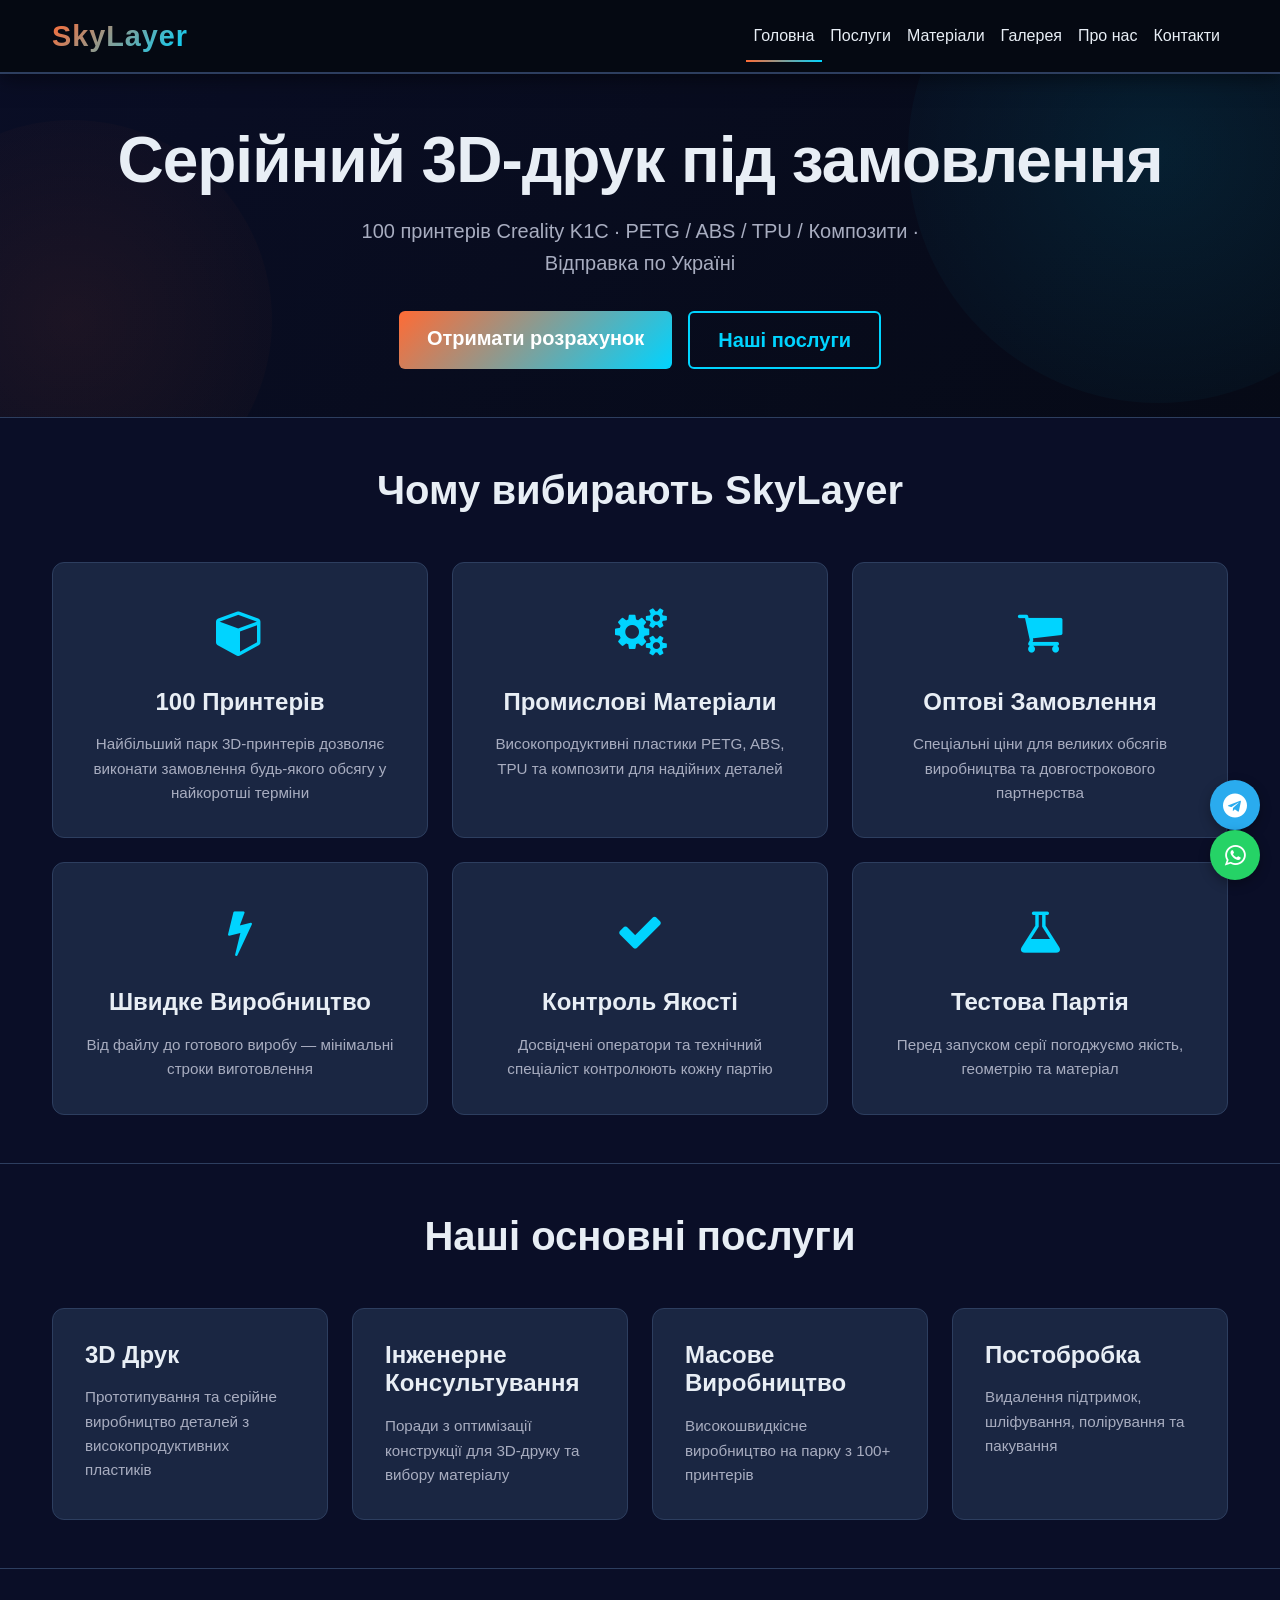
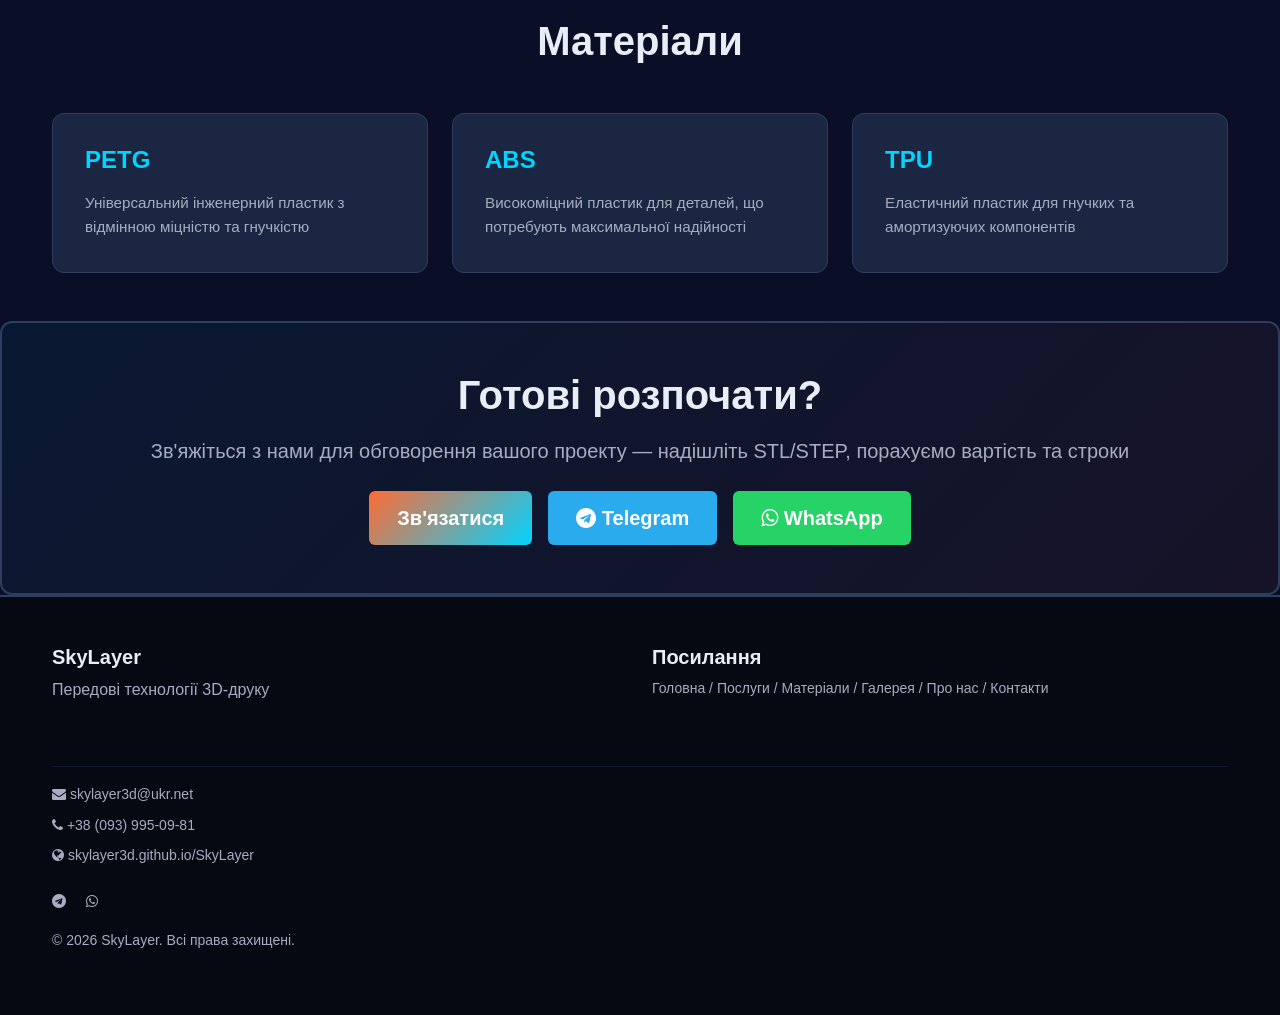
<file: index.html>
<!DOCTYPE html>
<html lang="uk">
<head>
    <meta charset="UTF-8">
    <meta name="viewport" content="width=device-width, initial-scale=1.0">
    <title>SkyLayer — Серійний 3D-друк на замовлення | PETG ABS TPU | 100 принтерів</title>
    <meta name="description" content="Серійний та оптовий 3D-друк в Україні. Парк з 100 принтерів Creality K1C. Матеріали: PETG, ABS, TPU, композити. Партії будь-якого обсягу. Відправка по Україні.">
    <link href="https://cdn.jsdelivr.net/npm/bootstrap@5.3.0/dist/css/bootstrap.min.css" rel="stylesheet">
    <link href="https://cdnjs.cloudflare.com/ajax/libs/font-awesome/4.7.0/css/font-awesome.min.css" rel="stylesheet">
    <link rel="stylesheet" href="styles.css">
</head>
<body>
    <!-- Navigation -->
    <nav class="navbar navbar-expand-lg navbar-dark sticky-top">
        <div class="container-lg">
            <a class="navbar-brand fw-bold" href="index.html">
                <span class="brand-text">SkyLayer</span>
            </a>
            <button class="navbar-toggler" type="button" data-bs-toggle="collapse" data-bs-target="#navbarNav">
                <span class="navbar-toggler-icon"></span>
            </button>
            <div class="collapse navbar-collapse" id="navbarNav">
                <ul class="navbar-nav ms-auto">
                    <li class="nav-item">
                        <a class="nav-link active" href="index.html">Головна</a>
                    </li>
                    <li class="nav-item">
                        <a class="nav-link" href="services.html">Послуги</a>
                    </li>
                    <li class="nav-item">
                        <a class="nav-link" href="materials.html">Матеріали</a>
                    </li>
                    <li class="nav-item">
                        <a class="nav-link" href="gallery.html">Галерея</a>
                    </li>
                    <li class="nav-item">
                        <a class="nav-link" href="about.html">Про нас</a>
                    </li>
                    <li class="nav-item">
                        <a class="nav-link" href="contacts.html">Контакти</a>
                    </li>
                </ul>
            </div>
        </div>
    </nav>

    <!-- Hero Section -->
    <section class="hero py-5">
        <div class="container-lg">
            <div class="hero-content text-center">
                <h1 class="hero-title display-3 fw-bold mb-3">Серійний 3D-друк під замовлення</h1>
                <p class="hero-subtitle lead mb-4">100 принтерів Creality K1C · PETG / ABS / TPU / Композити · Відправка по Україні</p>
                <div class="hero-buttons d-flex justify-content-center gap-3 flex-wrap">
                    <a href="contacts.html" class="btn btn-primary btn-lg">Отримати розрахунок</a>
                    <a href="services.html" class="btn btn-outline-primary btn-lg">Наші послуги</a>
                </div>
            </div>
        </div>
    </section>

    <!-- Benefits Section -->
    <section class="benefits py-5">
        <div class="container-lg">
            <h2 class="text-center fw-bold mb-5">Чому вибирають SkyLayer</h2>
            <div class="row g-4">
                <div class="col-md-6 col-lg-4">
                    <div class="benefit-card h-100">
                        <div class="benefit-icon">
                            <i class="fa fa-cube"></i>
                        </div>
                        <h4 class="fw-bold">100 Принтерів</h4>
                        <p>Найбільший парк 3D-принтерів дозволяє виконати замовлення будь-якого обсягу у найкоротші терміни</p>
                    </div>
                </div>
                <div class="col-md-6 col-lg-4">
                    <div class="benefit-card h-100">
                        <div class="benefit-icon">
                            <i class="fa fa-cogs"></i>
                        </div>
                        <h4 class="fw-bold">Промислові Матеріали</h4>
                        <p>Високопродуктивні пластики PETG, ABS, TPU та композити для надійних деталей</p>
                    </div>
                </div>
                <div class="col-md-6 col-lg-4">
                    <div class="benefit-card h-100">
                        <div class="benefit-icon">
                            <i class="fa fa-shopping-cart"></i>
                        </div>
                        <h4 class="fw-bold">Оптові Замовлення</h4>
                        <p>Спеціальні ціни для великих обсягів виробництва та довгострокового партнерства</p>
                    </div>
                </div>
                <div class="col-md-6 col-lg-4">
                    <div class="benefit-card h-100">
                        <div class="benefit-icon">
                            <i class="fa fa-bolt"></i>
                        </div>
                        <h4 class="fw-bold">Швидке Виробництво</h4>
                        <p>Від файлу до готового виробу — мінімальні строки виготовлення</p>
                    </div>
                </div>
                <div class="col-md-6 col-lg-4">
                    <div class="benefit-card h-100">
                        <div class="benefit-icon">
                            <i class="fa fa-check"></i>
                        </div>
                        <h4 class="fw-bold">Контроль Якості</h4>
                        <p>Досвідчені оператори та технічний спеціаліст контролюють кожну партію</p>
                    </div>
                </div>
                <div class="col-md-6 col-lg-4">
                    <div class="benefit-card h-100">
                        <div class="benefit-icon">
                            <i class="fa fa-flask"></i>
                        </div>
                        <h4 class="fw-bold">Тестова Партія</h4>
                        <p>Перед запуском серії погоджуємо якість, геометрію та матеріал</p>
                    </div>
                </div>
            </div>
        </div>
    </section>

    <!-- Main Services Section -->
    <section class="services-main py-5">
        <div class="container-lg">
            <h2 class="text-center fw-bold mb-5">Наші основні послуги</h2>
            <div class="row g-4">
                <div class="col-md-6 col-lg-3">
                    <div class="service-card h-100">
                        <h4 class="fw-bold">3D Друк</h4>
                        <p>Прототипування та серійне виробництво деталей з високопродуктивних пластиків</p>
                    </div>
                </div>
                <div class="col-md-6 col-lg-3">
                    <div class="service-card h-100">
                        <h4 class="fw-bold">Інженерне Консультування</h4>
                        <p>Поради з оптимізації конструкції для 3D-друку та вибору матеріалу</p>
                    </div>
                </div>
                <div class="col-md-6 col-lg-3">
                    <div class="service-card h-100">
                        <h4 class="fw-bold">Масове Виробництво</h4>
                        <p>Високошвидкісне виробництво на парку з 100+ принтерів</p>
                    </div>
                </div>
                <div class="col-md-6 col-lg-3">
                    <div class="service-card h-100">
                        <h4 class="fw-bold">Постобробка</h4>
                        <p>Видалення підтримок, шліфування, полірування та пакування</p>
                    </div>
                </div>
            </div>
        </div>
    </section>

    <!-- Materials Section -->
    <section class="materials-section py-5">
        <div class="container-lg">
            <h2 class="text-center fw-bold mb-5">Матеріали</h2>
            <div class="row g-4">
                <div class="col-md-6 col-lg-4">
                    <div class="material-card h-100">
                        <h4 class="fw-bold">PETG</h4>
                        <p>Універсальний інженерний пластик з відмінною міцністю та гнучкістю</p>
                    </div>
                </div>
                <div class="col-md-6 col-lg-4">
                    <div class="material-card h-100">
                        <h4 class="fw-bold">ABS</h4>
                        <p>Високоміцний пластик для деталей, що потребують максимальної надійності</p>
                    </div>
                </div>
                <div class="col-md-6 col-lg-4">
                    <div class="material-card h-100">
                        <h4 class="fw-bold">TPU</h4>
                        <p>Еластичний пластик для гнучких та амортизуючих компонентів</p>
                    </div>
                </div>
            </div>
        </div>
    </section>

    <!-- CTA Section -->
    <section class="cta-section py-5">
        <div class="container-lg text-center">
            <h2 class="fw-bold mb-3">Готові розпочати?</h2>
            <p class="lead mb-4">Зв'яжіться з нами для обговорення вашого проекту — надішліть STL/STEP, порахуємо вартість та строки</p>
            <div class="d-flex justify-content-center gap-3 flex-wrap">
                <a href="contacts.html" class="btn btn-primary btn-lg">Зв'язатися</a>
                <a href="https://t.me/SkyLayer3d" target="_blank" class="btn btn-lg" style="background-color: #2AABEE; color: white; border-color: #2AABEE;">
                    <i class="fa fa-telegram"></i> Telegram
                </a>
                <a href="https://wa.me/380939950981" target="_blank" class="btn btn-lg" style="background-color: #25D366; color: white; border-color: #25D366;">
                    <i class="fa fa-whatsapp"></i> WhatsApp
                </a>
            </div>
        </div>
    </section>

    <!-- Footer -->
    <footer class="footer py-5">
        <div class="container-lg">
            <div class="row mb-4">
                <div class="col-md-6 mb-4">
                    <h5 class="fw-bold mb-2">SkyLayer</h5>
                    <p class="text-muted">Передові технології 3D-друку</p>
                </div>
                <div class="col-md-6">
                    <h5 class="fw-bold mb-2">Посилання</h5>
                    <ul class="list-unstyled text-muted small">
                        <li><a href="index.html" class="footer-link">Головна</a> / <a href="services.html" class="footer-link">Послуги</a> / <a href="materials.html" class="footer-link">Матеріали</a> / <a href="gallery.html" class="footer-link">Галерея</a> / <a href="about.html" class="footer-link">Про нас</a> / <a href="contacts.html" class="footer-link">Контакти</a></li>
                    </ul>
                </div>
            </div>
            <hr class="border-secondary">
            <div class="row">
                <div class="col-md-12">
                    <p class="text-muted small mb-2">
                        <i class="fa fa-envelope"></i> <a href="mailto:skylayer3d@ukr.net" class="text-decoration-none text-muted">skylayer3d@ukr.net</a>
                    </p>
                    <p class="text-muted small mb-2">
                        <i class="fa fa-phone"></i> <a href="tel:+380939950981" class="text-decoration-none text-muted">+38 (093) 995-09-81</a>
                    </p>
                    <p class="text-muted small mb-4">
                        <i class="fa fa-globe"></i> skylayer3d.github.io/SkyLayer
                    </p>
                    <p class="text-muted small mb-3">
                        <a href="https://t.me/SkyLayer3d" target="_blank" class="text-decoration-none text-muted me-3" title="Telegram">
                            <i class="fa fa-telegram"></i>
                        </a>
                        <a href="https://wa.me/380939950981" target="_blank" class="text-decoration-none text-muted" title="WhatsApp">
                            <i class="fa fa-whatsapp"></i>
                        </a>
                    </p>
                    <p class="text-muted small">© 2026 SkyLayer. Всі права захищені.</p>
                </div>
            </div>
        </div>
    </footer>

    <script src="https://cdn.jsdelivr.net/npm/bootstrap@5.3.0/dist/js/bootstrap.bundle.min.js"></script>
    <script src="script.js"></script>
</body>
</html>
</file>
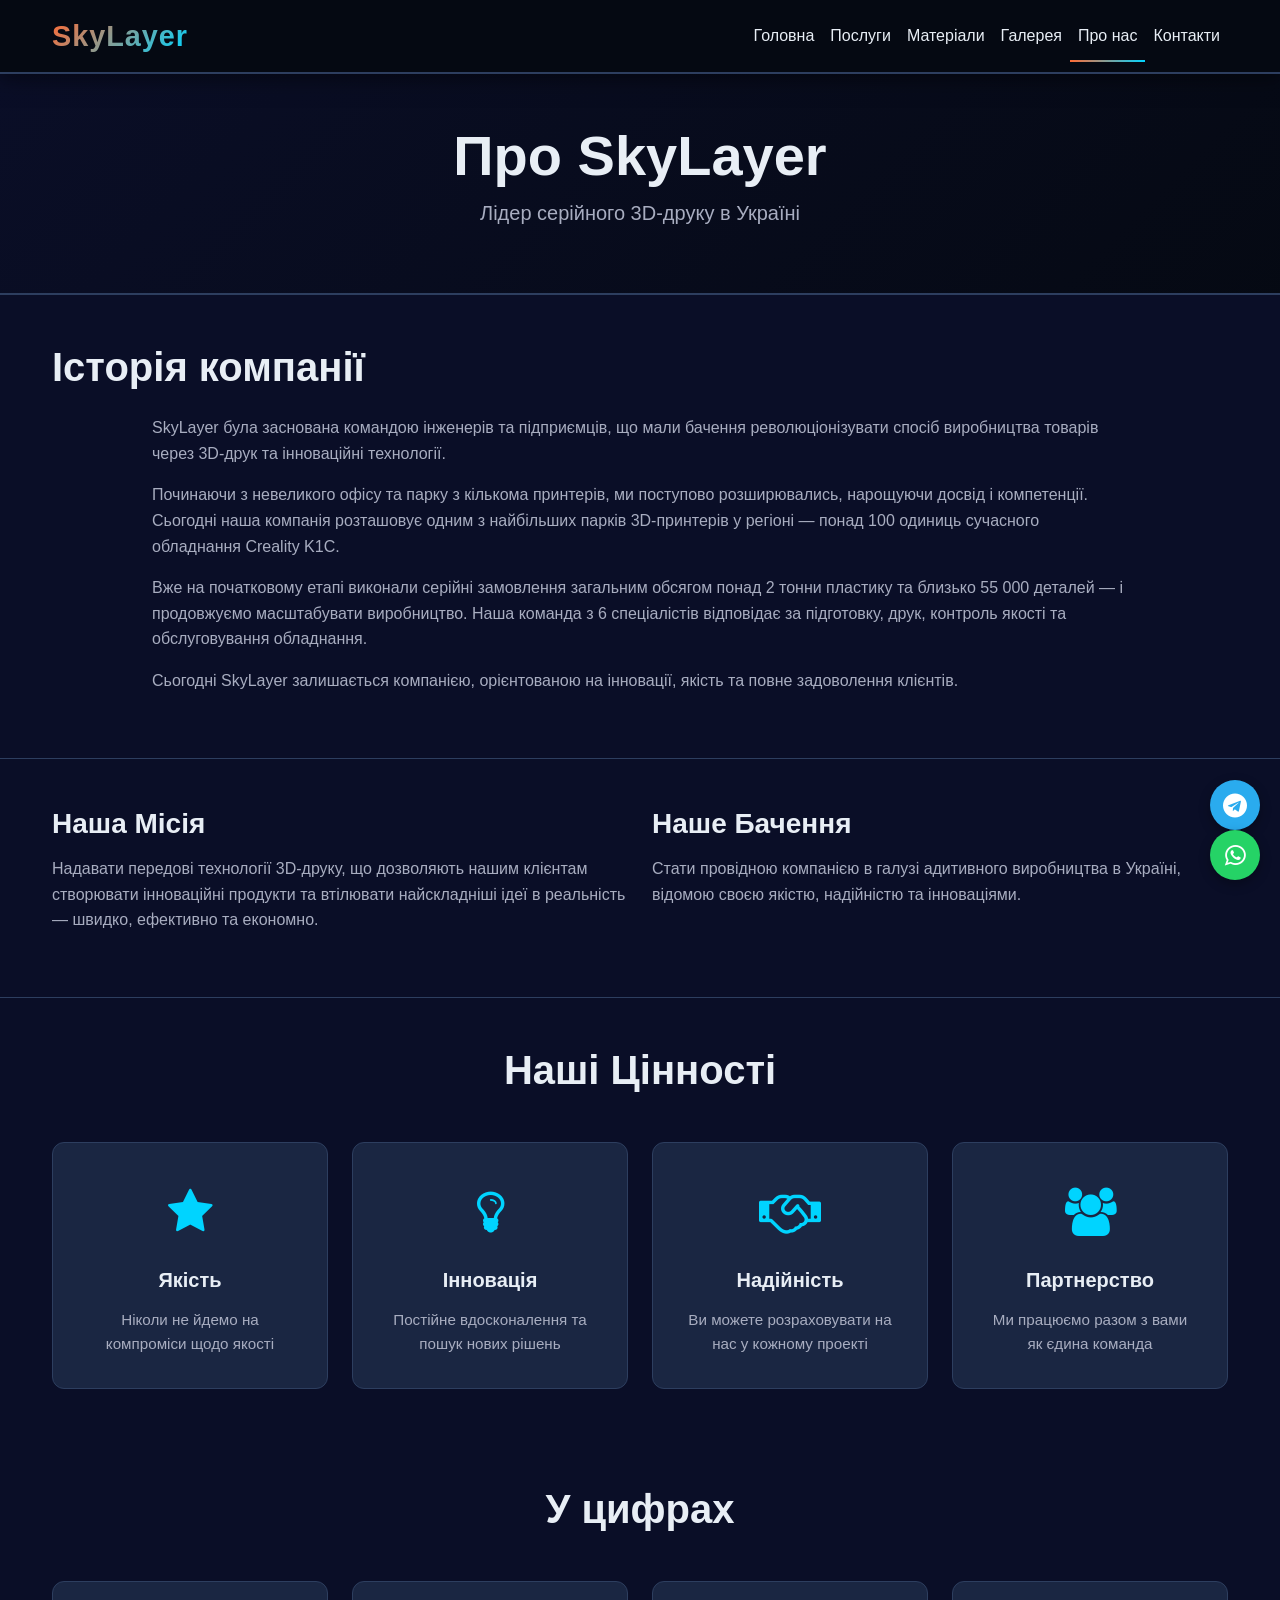
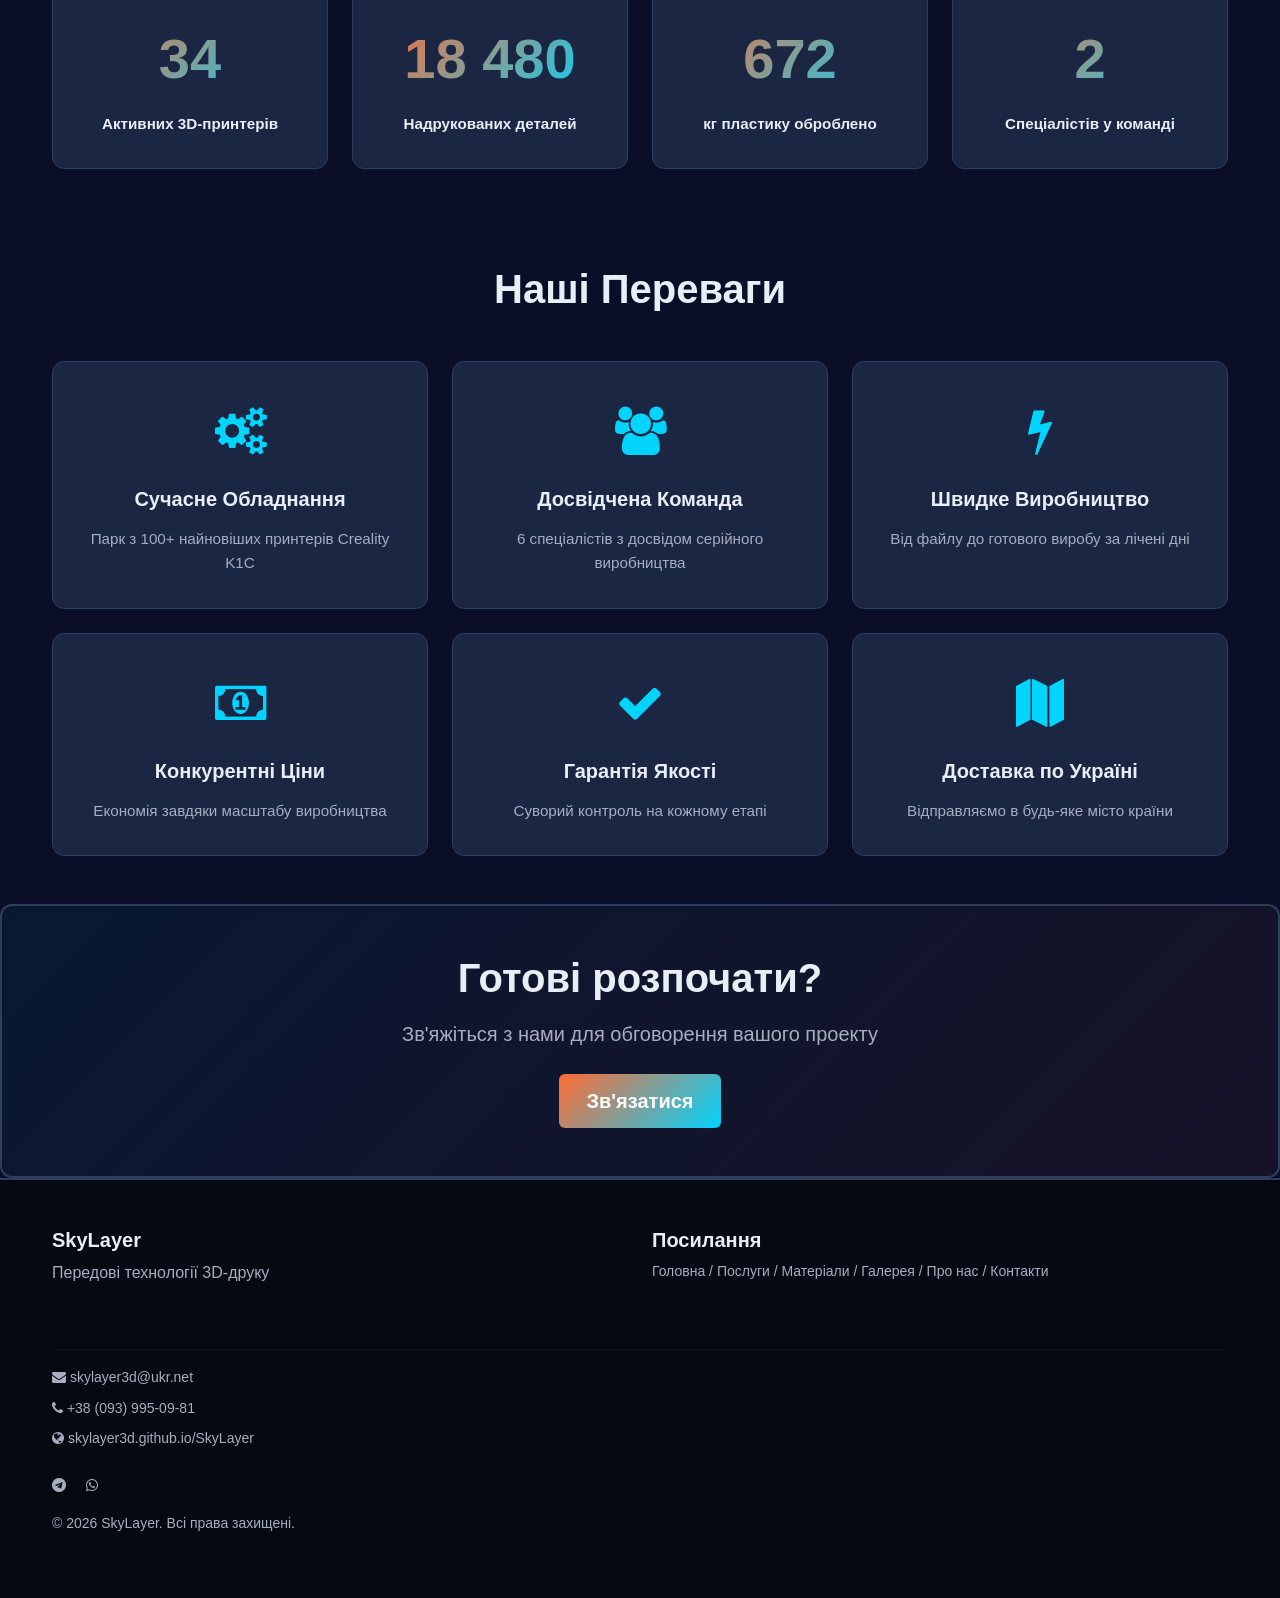
<file: about.html>
<!DOCTYPE html>
<html lang="uk">
<head>
    <meta charset="UTF-8">
    <meta name="viewport" content="width=device-width, initial-scale=1.0">
    <title>Про компанію SkyLayer — 3D-друк в Україні | 100 принтерів Creality K1C</title>
    <meta name="description" content="SkyLayer — компанія серійного 3D-друку в Україні. Парк з 100 принтерів, команда з 6 спеціалістів, досвід великих серійних замовлень. Якість та надійність.">
    <link href="https://cdn.jsdelivr.net/npm/bootstrap@5.3.0/dist/css/bootstrap.min.css" rel="stylesheet">
    <link href="https://cdnjs.cloudflare.com/ajax/libs/font-awesome/4.7.0/css/font-awesome.min.css" rel="stylesheet">
    <link rel="stylesheet" href="styles.css">
</head>
<body>
    <!-- Navigation -->
    <nav class="navbar navbar-expand-lg navbar-dark sticky-top">
        <div class="container-lg">
            <a class="navbar-brand fw-bold" href="index.html">
                <span class="brand-text">SkyLayer</span>
            </a>
            <button class="navbar-toggler" type="button" data-bs-toggle="collapse" data-bs-target="#navbarNav">
                <span class="navbar-toggler-icon"></span>
            </button>
            <div class="collapse navbar-collapse" id="navbarNav">
                <ul class="navbar-nav ms-auto">
                    <li class="nav-item">
                        <a class="nav-link" href="index.html">Головна</a>
                    </li>
                    <li class="nav-item">
                        <a class="nav-link" href="services.html">Послуги</a>
                    </li>
                    <li class="nav-item">
                        <a class="nav-link" href="materials.html">Матеріали</a>
                    </li>
                    <li class="nav-item">
                        <a class="nav-link" href="gallery.html">Галерея</a>
                    </li>
                    <li class="nav-item">
                        <a class="nav-link active" href="about.html">Про нас</a>
                    </li>
                    <li class="nav-item">
                        <a class="nav-link" href="contacts.html">Контакти</a>
                    </li>
                </ul>
            </div>
        </div>
    </nav>

    <!-- Page Header -->
    <section class="page-header py-5">
        <div class="container-lg text-center">
            <h1 class="display-4 fw-bold mb-2">Про SkyLayer</h1>
            <p class="lead text-muted">Лідер серійного 3D-друку в Україні</p>
        </div>
    </section>

    <!-- Company Story -->
    <section class="story-section py-5">
        <div class="container-lg">
            <h2 class="fw-bold mb-4">Історія компанії</h2>
            <div class="row">
                <div class="col-lg-10 offset-lg-1">
                    <p class="text-muted mb-3">SkyLayer була заснована командою інженерів та підприємців, що мали бачення революціонізувати спосіб виробництва товарів через 3D-друк та інноваційні технології.</p>
                    <p class="text-muted mb-3">Починаючи з невеликого офісу та парку з кількома принтерів, ми поступово розширювались, нарощуючи досвід і компетенції. Сьогодні наша компанія розташовує одним з найбільших парків 3D-принтерів у регіоні — понад 100 одиниць сучасного обладнання Creality K1C.</p>
                    <p class="text-muted mb-3">Вже на початковому етапі виконали серійні замовлення загальним обсягом понад 2 тонни пластику та близько 55 000 деталей — і продовжуємо масштабувати виробництво. Наша команда з 6 спеціалістів відповідає за підготовку, друк, контроль якості та обслуговування обладнання.</p>
                    <p class="text-muted">Сьогодні SkyLayer залишається компанією, орієнтованою на інновації, якість та повне задоволення клієнтів.</p>
                </div>
            </div>
        </div>
    </section>

    <!-- Mission & Vision -->
    <section class="mission-section py-5 border-top border-bottom">
        <div class="container-lg">
            <div class="row g-4">
                <div class="col-lg-6">
                    <h3 class="fw-bold mb-3">Наша Місія</h3>
                    <p class="text-muted">Надавати передові технології 3D-друку, що дозволяють нашим клієнтам створювати інноваційні продукти та втілювати найскладніші ідеї в реальність — швидко, ефективно та економно.</p>
                </div>
                <div class="col-lg-6">
                    <h3 class="fw-bold mb-3">Наше Бачення</h3>
                    <p class="text-muted">Стати провідною компанією в галузі адитивного виробництва в Україні, відомою своєю якістю, надійністю та інноваціями.</p>
                </div>
            </div>
        </div>
    </section>

    <!-- Values -->
    <section class="values-section py-5">
        <div class="container-lg">
            <h2 class="text-center fw-bold mb-5">Наші Цінності</h2>
            <div class="row g-4">
                <div class="col-md-6 col-lg-3">
                    <div class="value-card">
                        <div class="value-icon">
                            <i class="fa fa-star"></i>
                        </div>
                        <h5 class="fw-bold">Якість</h5>
                        <p class="text-muted">Ніколи не йдемо на компроміси щодо якості</p>
                    </div>
                </div>
                <div class="col-md-6 col-lg-3">
                    <div class="value-card">
                        <div class="value-icon">
                            <i class="fa fa-lightbulb-o"></i>
                        </div>
                        <h5 class="fw-bold">Інновація</h5>
                        <p class="text-muted">Постійне вдосконалення та пошук нових рішень</p>
                    </div>
                </div>
                <div class="col-md-6 col-lg-3">
                    <div class="value-card">
                        <div class="value-icon">
                            <i class="fa fa-handshake-o"></i>
                        </div>
                        <h5 class="fw-bold">Надійність</h5>
                        <p class="text-muted">Ви можете розраховувати на нас у кожному проекті</p>
                    </div>
                </div>
                <div class="col-md-6 col-lg-3">
                    <div class="value-card">
                        <div class="value-icon">
                            <i class="fa fa-users"></i>
                        </div>
                        <h5 class="fw-bold">Партнерство</h5>
                        <p class="text-muted">Ми працюємо разом з вами як єдина команда</p>
                    </div>
                </div>
            </div>
        </div>
    </section>

    <!-- Statistics -->
    <section class="statistics-section py-5">
        <div class="container-lg">
            <h2 class="text-center fw-bold mb-5">У цифрах</h2>
            <div class="row g-4 d-flex align-items-stretch">
                <div class="col-md-6 col-lg-3">
                    <div class="stat-card text-center h-100">
                        <div class="stat-value big-number">100</div>
                        <p class="stat-label fw-bold">Активних 3D-принтерів</p>
                    </div>
                </div>
                <div class="col-md-6 col-lg-3">
                    <div class="stat-card text-center h-100">
                        <div class="stat-value big-number">55000</div>
                        <p class="stat-label fw-bold">Надрукованих деталей</p>
                    </div>
                </div>
                <div class="col-md-6 col-lg-3">
                    <div class="stat-card text-center h-100">
                        <div class="stat-value big-number">2000+</div>
                        <p class="stat-label fw-bold">кг пластику оброблено</p>
                    </div>
                </div>
                <div class="col-md-6 col-lg-3">
                    <div class="stat-card text-center h-100">
                        <div class="stat-value big-number">6</div>
                        <p class="stat-label fw-bold">Спеціалістів у команді</p>
                    </div>
                </div>
            </div>
        </div>
    </section>

    <!-- Advantages -->
    <section class="advantages-section py-5">
        <div class="container-lg">
            <h2 class="text-center fw-bold mb-5">Наші Переваги</h2>
            <div class="row g-4 d-flex align-items-stretch">
                <div class="col-md-6 col-lg-4">
                    <div class="advantage-card h-100">
                        <div class="advantage-icon">
                            <i class="fa fa-cogs"></i>
                        </div>
                        <h5 class="fw-bold">Сучасне Обладнання</h5>
                        <p class="text-muted">Парк з 100+ найновіших принтерів Creality K1C</p>
                    </div>
                </div>
                <div class="col-md-6 col-lg-4">
                    <div class="advantage-card h-100">
                        <div class="advantage-icon">
                            <i class="fa fa-users"></i>
                        </div>
                        <h5 class="fw-bold">Досвідчена Команда</h5>
                        <p class="text-muted">6 спеціалістів з досвідом серійного виробництва</p>
                    </div>
                </div>
                <div class="col-md-6 col-lg-4">
                    <div class="advantage-card h-100">
                        <div class="advantage-icon">
                            <i class="fa fa-bolt"></i>
                        </div>
                        <h5 class="fw-bold">Швидке Виробництво</h5>
                        <p class="text-muted">Від файлу до готового виробу за лічені дні</p>
                    </div>
                </div>
                <div class="col-md-6 col-lg-4">
                    <div class="advantage-card h-100">
                        <div class="advantage-icon">
                            <i class="fa fa-money"></i>
                        </div>
                        <h5 class="fw-bold">Конкурентні Ціни</h5>
                        <p class="text-muted">Економія завдяки масштабу виробництва</p>
                    </div>
                </div>
                <div class="col-md-6 col-lg-4">
                    <div class="advantage-card h-100">
                        <div class="advantage-icon">
                            <i class="fa fa-check"></i>
                        </div>
                        <h5 class="fw-bold">Гарантія Якості</h5>
                        <p class="text-muted">Суворий контроль на кожному етапі</p>
                    </div>
                </div>
                <div class="col-md-6 col-lg-4">
                    <div class="advantage-card h-100">
                        <div class="advantage-icon">
                            <i class="fa fa-map"></i>
                        </div>
                        <h5 class="fw-bold">Доставка по Україні</h5>
                        <p class="text-muted">Відправляємо в будь-яке місто країни</p>
                    </div>
                </div>
            </div>
        </div>
    </section>

    <!-- CTA Section -->
    <section class="cta-section py-5">
        <div class="container-lg text-center">
            <h2 class="fw-bold mb-3">Готові розпочати?</h2>
            <p class="lead mb-4">Зв'яжіться з нами для обговорення вашого проекту</p>
            <a href="contacts.html" class="btn btn-primary btn-lg">Зв'язатися</a>
        </div>
    </section>

    <!-- Footer -->
    <footer class="footer py-5">
        <div class="container-lg">
            <div class="row mb-4">
                <div class="col-md-6 mb-4">
                    <h5 class="fw-bold mb-2">SkyLayer</h5>
                    <p class="text-muted">Передові технології 3D-друку</p>
                </div>
                <div class="col-md-6">
                    <h5 class="fw-bold mb-2">Посилання</h5>
                    <ul class="list-unstyled text-muted small">
                        <li><a href="index.html" class="footer-link">Головна</a> / <a href="services.html" class="footer-link">Послуги</a> / <a href="materials.html" class="footer-link">Матеріали</a> / <a href="gallery.html" class="footer-link">Галерея</a> / <a href="about.html" class="footer-link">Про нас</a> / <a href="contacts.html" class="footer-link">Контакти</a></li>
                    </ul>
                </div>
            </div>
            <hr class="border-secondary">
            <div class="row">
                <div class="col-md-12">
                    <p class="text-muted small mb-2">
                        <i class="fa fa-envelope"></i> <a href="mailto:skylayer3d@ukr.net" class="text-decoration-none text-muted">skylayer3d@ukr.net</a>
                    </p>
                    <p class="text-muted small mb-2">
                        <i class="fa fa-phone"></i> <a href="tel:+380939950981" class="text-decoration-none text-muted">+38 (093) 995-09-81</a>
                    </p>
                    <p class="text-muted small mb-4">
                        <i class="fa fa-globe"></i> skylayer3d.github.io/SkyLayer

                    </p>
                    <p class="text-muted small mb-3">
                        <a href="https://t.me/SkyLayer3d" target="_blank" class="text-decoration-none text-muted me-3" title="Telegram">
                            <i class="fa fa-telegram"></i>
                        </a>
                        <a href="https://wa.me/380939950981" target="_blank" class="text-decoration-none text-muted" title="WhatsApp">
                            <i class="fa fa-whatsapp"></i>
                        </a>
                    </p>
                    <p class="text-muted small">© 2026 SkyLayer. Всі права захищені.</p>
                </div>
            </div>
        </div>
    </footer>

    <script src="https://cdn.jsdelivr.net/npm/bootstrap@5.3.0/dist/js/bootstrap.bundle.min.js"></script>
    <script src="script.js"></script>
</body>
</html>
</file>
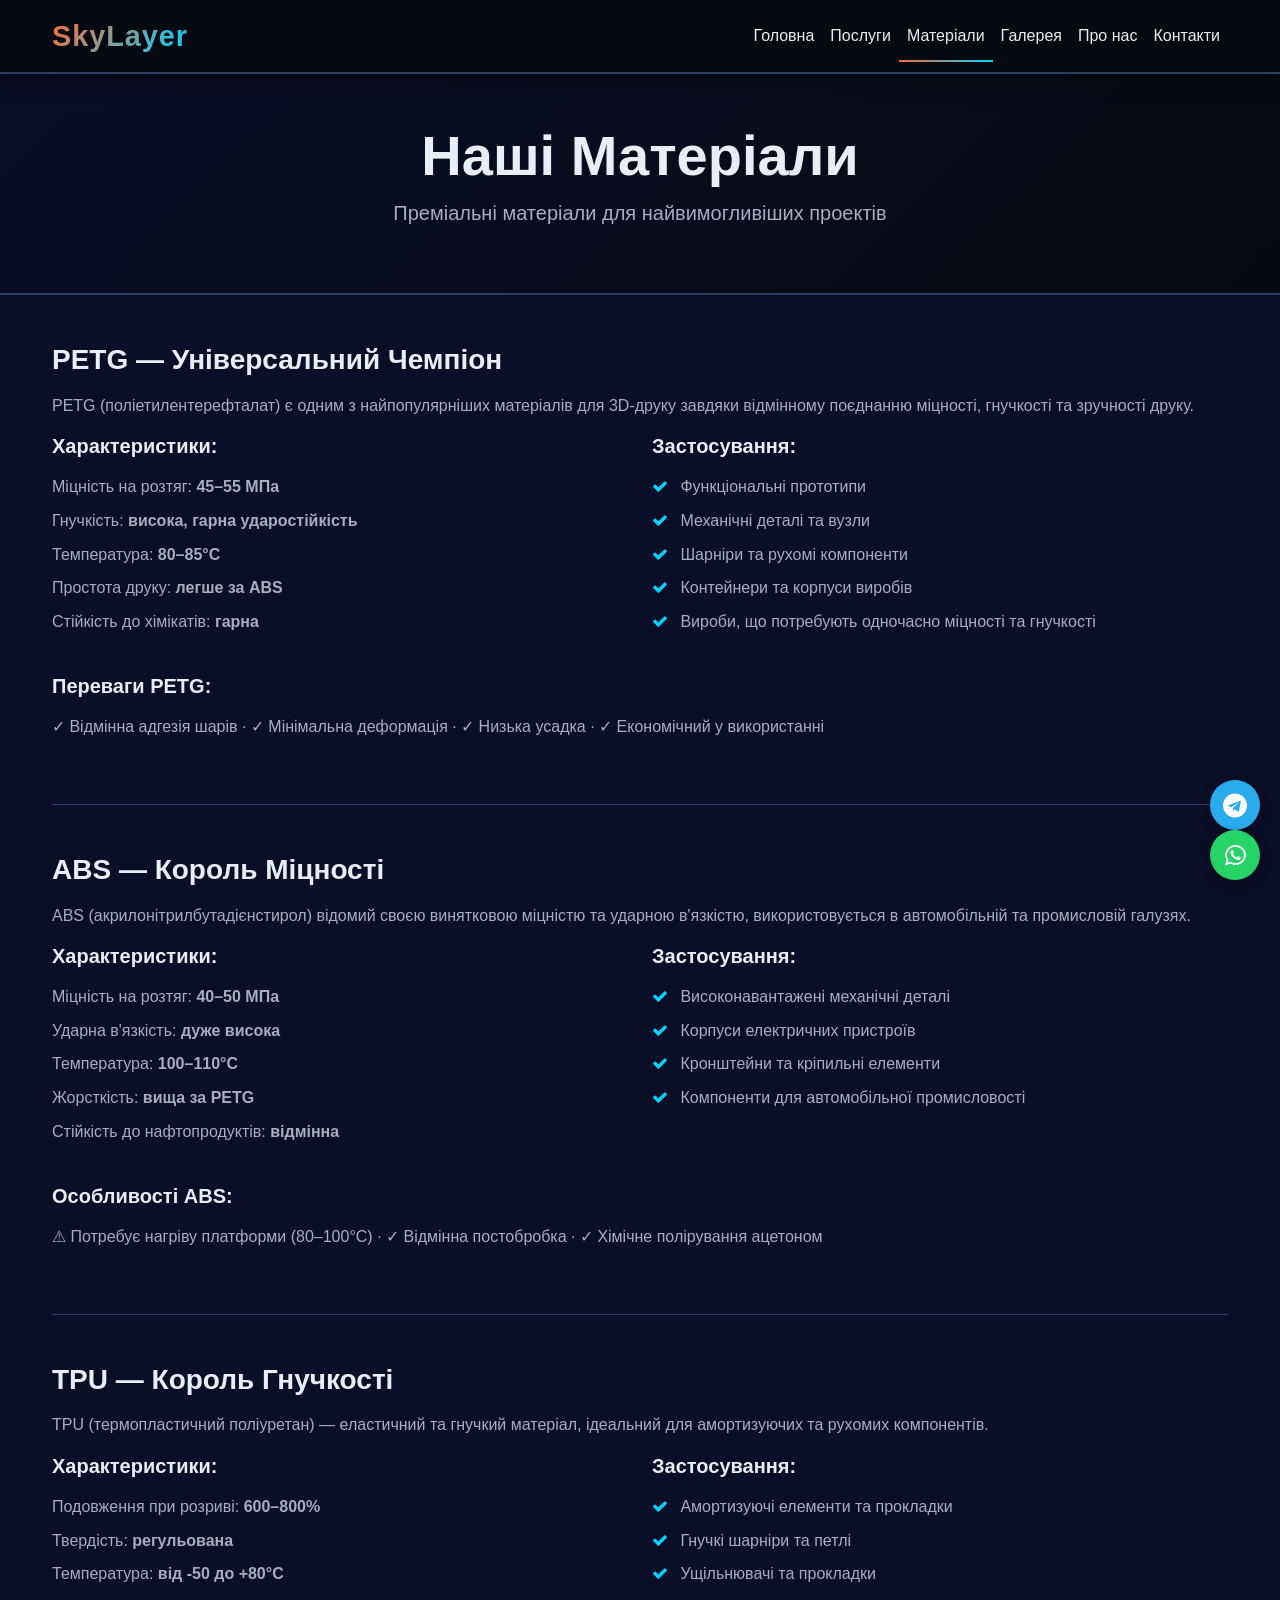
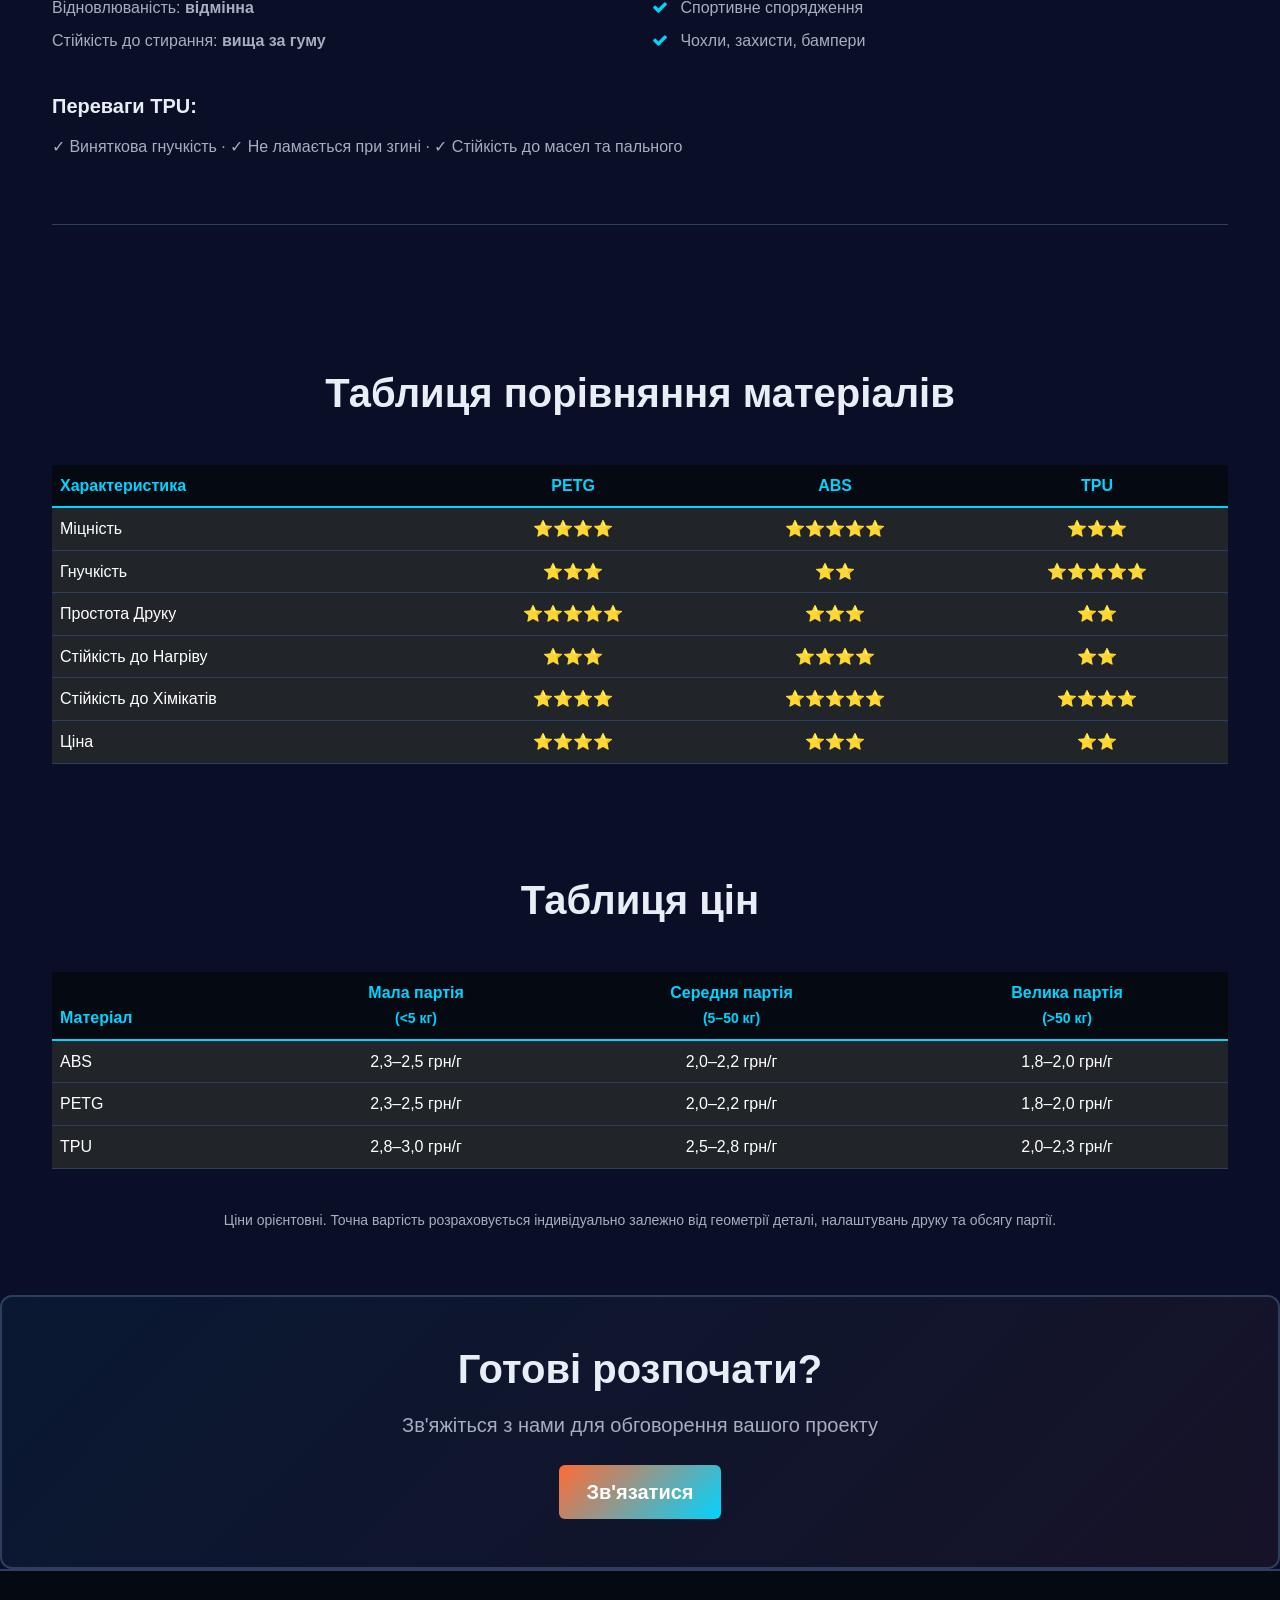
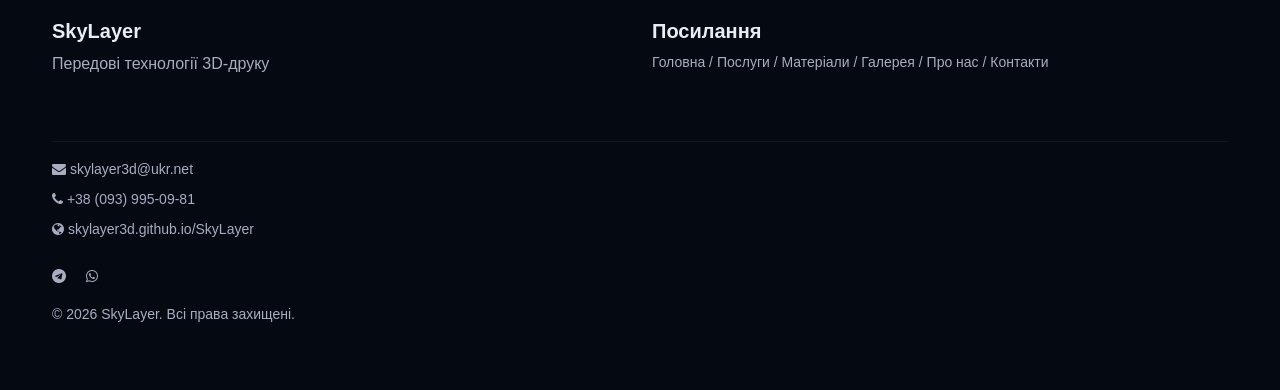
<file: materials.html>
<!DOCTYPE html>
<html lang="uk">
<head>
    <meta charset="UTF-8">
    <meta name="viewport" content="width=device-width, initial-scale=1.0">
    <title>Матеріали для 3D-друку — PETG, ABS, TPU | SkyLayer</title>
    <meta name="description" content="Інженерні матеріали для 3D-друку: PETG, ABS, TPU, композити. Характеристики, застосування та ціни. Серійний друк від SkyLayer, Україна.">
    <link href="https://cdn.jsdelivr.net/npm/bootstrap@5.3.0/dist/css/bootstrap.min.css" rel="stylesheet">
    <link href="https://cdnjs.cloudflare.com/ajax/libs/font-awesome/4.7.0/css/font-awesome.min.css" rel="stylesheet">
    <link rel="stylesheet" href="styles.css">
</head>
<body>
    <!-- Navigation -->
    <nav class="navbar navbar-expand-lg navbar-dark sticky-top">
        <div class="container-lg">
            <a class="navbar-brand fw-bold" href="index.html">
                <span class="brand-text">SkyLayer</span>
            </a>
            <button class="navbar-toggler" type="button" data-bs-toggle="collapse" data-bs-target="#navbarNav">
                <span class="navbar-toggler-icon"></span>
            </button>
            <div class="collapse navbar-collapse" id="navbarNav">
                <ul class="navbar-nav ms-auto">
                    <li class="nav-item">
                        <a class="nav-link" href="index.html">Головна</a>
                    </li>
                    <li class="nav-item">
                        <a class="nav-link" href="services.html">Послуги</a>
                    </li>
                    <li class="nav-item">
                        <a class="nav-link active" href="materials.html">Матеріали</a>
                    </li>
                    <li class="nav-item">
                        <a class="nav-link" href="gallery.html">Галерея</a>
                    </li>
                    <li class="nav-item">
                        <a class="nav-link" href="about.html">Про нас</a>
                    </li>
                    <li class="nav-item">
                        <a class="nav-link" href="contacts.html">Контакти</a>
                    </li>
                </ul>
            </div>
        </div>
    </nav>

    <!-- Page Header -->
    <section class="page-header py-5">
        <div class="container-lg text-center">
            <h1 class="display-4 fw-bold mb-2">Наші Матеріали</h1>
            <p class="lead text-muted">Преміальні матеріали для найвимогливіших проектів</p>
        </div>
    </section>

    <!-- Materials Content -->
    <section class="materials-content py-5">
        <div class="container-lg">
            <!-- PETG -->
            <div class="material-detail mb-5 pb-5 border-bottom">
                <h3 class="fw-bold mb-3">PETG — Універсальний Чемпіон</h3>
                <p class="text-muted mb-3">PETG (поліетилентерефталат) є одним з найпопулярніших матеріалів для 3D-друку завдяки відмінному поєднанню міцності, гнучкості та зручності друку.</p>

                <div class="row mb-4">
                    <div class="col-lg-6">
                        <h5 class="fw-bold mb-3">Характеристики:</h5>
                        <ul class="list-unstyled text-muted">
                            <li class="mb-2">Міцність на розтяг: <strong>45–55 МПа</strong></li>
                            <li class="mb-2">Гнучкість: <strong>висока, гарна ударостійкість</strong></li>
                            <li class="mb-2">Температура: <strong>80–85°C</strong></li>
                            <li class="mb-2">Простота друку: <strong>легше за ABS</strong></li>
                            <li class="mb-2">Стійкість до хімікатів: <strong>гарна</strong></li>
                        </ul>
                    </div>
                    <div class="col-lg-6">
                        <h5 class="fw-bold mb-3">Застосування:</h5>
                        <ul class="list-unstyled text-muted">
                            <li class="mb-2"><i class="fa fa-check text-primary me-2"></i> Функціональні прототипи</li>
                            <li class="mb-2"><i class="fa fa-check text-primary me-2"></i> Механічні деталі та вузли</li>
                            <li class="mb-2"><i class="fa fa-check text-primary me-2"></i> Шарніри та рухомі компоненти</li>
                            <li class="mb-2"><i class="fa fa-check text-primary me-2"></i> Контейнери та корпуси виробів</li>
                            <li class="mb-2"><i class="fa fa-check text-primary me-2"></i> Вироби, що потребують одночасно міцності та гнучкості</li>
                        </ul>
                    </div>
                </div>
                <h5 class="fw-bold mb-3">Переваги PETG:</h5>
                <p class="text-muted">✓ Відмінна адгезія шарів · ✓ Мінімальна деформація · ✓ Низька усадка · ✓ Економічний у використанні</p>
            </div>

            <!-- ABS -->
            <div class="material-detail mb-5 pb-5 border-bottom">
                <h3 class="fw-bold mb-3">ABS — Король Міцності</h3>
                <p class="text-muted mb-3">ABS (акрилонітрилбутадієнстирол) відомий своєю винятковою міцністю та ударною в'язкістю, використовується в автомобільній та промисловій галузях.</p>

                <div class="row mb-4">
                    <div class="col-lg-6">
                        <h5 class="fw-bold mb-3">Характеристики:</h5>
                        <ul class="list-unstyled text-muted">
                            <li class="mb-2">Міцність на розтяг: <strong>40–50 МПа</strong></li>
                            <li class="mb-2">Ударна в'язкість: <strong>дуже висока</strong></li>
                            <li class="mb-2">Температура: <strong>100–110°C</strong></li>
                            <li class="mb-2">Жорсткість: <strong>вища за PETG</strong></li>
                            <li class="mb-2">Стійкість до нафтопродуктів: <strong>відмінна</strong></li>
                        </ul>
                    </div>
                    <div class="col-lg-6">
                        <h5 class="fw-bold mb-3">Застосування:</h5>
                        <ul class="list-unstyled text-muted">
                            <li class="mb-2"><i class="fa fa-check text-primary me-2"></i> Високонавантажені механічні деталі</li>
                            <li class="mb-2"><i class="fa fa-check text-primary me-2"></i> Корпуси електричних пристроїв</li>
                            <li class="mb-2"><i class="fa fa-check text-primary me-2"></i> Кронштейни та кріпильні елементи</li>
                            <li class="mb-2"><i class="fa fa-check text-primary me-2"></i> Компоненти для автомобільної промисловості</li>
                        </ul>
                    </div>
                </div>
                <h5 class="fw-bold mb-3">Особливості ABS:</h5>
                <p class="text-muted">⚠ Потребує нагріву платформи (80–100°C) · ✓ Відмінна постобробка · ✓ Хімічне полірування ацетоном</p>
            </div>

            <!-- TPU -->
            <div class="material-detail mb-5 pb-5 border-bottom">
                <h3 class="fw-bold mb-3">TPU — Король Гнучкості</h3>
                <p class="text-muted mb-3">TPU (термопластичний поліуретан) — еластичний та гнучкий матеріал, ідеальний для амортизуючих та рухомих компонентів.</p>

                <div class="row mb-4">
                    <div class="col-lg-6">
                        <h5 class="fw-bold mb-3">Характеристики:</h5>
                        <ul class="list-unstyled text-muted">
                            <li class="mb-2">Подовження при розриві: <strong>600–800%</strong></li>
                            <li class="mb-2">Твердість: <strong>регульована</strong></li>
                            <li class="mb-2">Температура: <strong>від -50 до +80°C</strong></li>
                            <li class="mb-2">Відновлюваність: <strong>відмінна</strong></li>
                            <li class="mb-2">Стійкість до стирання: <strong>вища за гуму</strong></li>
                        </ul>
                    </div>
                    <div class="col-lg-6">
                        <h5 class="fw-bold mb-3">Застосування:</h5>
                        <ul class="list-unstyled text-muted">
                            <li class="mb-2"><i class="fa fa-check text-primary me-2"></i> Амортизуючі елементи та прокладки</li>
                            <li class="mb-2"><i class="fa fa-check text-primary me-2"></i> Гнучкі шарніри та петлі</li>
                            <li class="mb-2"><i class="fa fa-check text-primary me-2"></i> Ущільнювачі та прокладки</li>
                            <li class="mb-2"><i class="fa fa-check text-primary me-2"></i> Спортивне спорядження</li>
                            <li class="mb-2"><i class="fa fa-check text-primary me-2"></i> Чохли, захисти, бампери</li>
                        </ul>
                    </div>
                </div>
                <h5 class="fw-bold mb-3">Переваги TPU:</h5>
                <p class="text-muted">✓ Виняткова гнучкість · ✓ Не ламається при згині · ✓ Стійкість до масел та пального</p>
            </div>
        </div>
    </section>

    <!-- Comparison Table -->
    <section class="comparison-section py-5">
        <div class="container-lg">
            <h2 class="text-center fw-bold mb-5">Таблиця порівняння матеріалів</h2>
            <div class="table-responsive">
                <table class="table table-dark table-hover align-middle">
                    <thead>
                        <tr>
                            <th>Характеристика</th>
                            <th class="text-center">PETG</th>
                            <th class="text-center">ABS</th>
                            <th class="text-center">TPU</th>
                        </tr>
                    </thead>
                    <tbody>
                        <tr>
                            <td>Міцність</td>
                            <td class="text-center">⭐⭐⭐⭐</td>
                            <td class="text-center">⭐⭐⭐⭐⭐</td>
                            <td class="text-center">⭐⭐⭐</td>
                        </tr>
                        <tr>
                            <td>Гнучкість</td>
                            <td class="text-center">⭐⭐⭐</td>
                            <td class="text-center">⭐⭐</td>
                            <td class="text-center">⭐⭐⭐⭐⭐</td>
                        </tr>
                        <tr>
                            <td>Простота Друку</td>
                            <td class="text-center">⭐⭐⭐⭐⭐</td>
                            <td class="text-center">⭐⭐⭐</td>
                            <td class="text-center">⭐⭐</td>
                        </tr>
                        <tr>
                            <td>Стійкість до Нагріву</td>
                            <td class="text-center">⭐⭐⭐</td>
                            <td class="text-center">⭐⭐⭐⭐</td>
                            <td class="text-center">⭐⭐</td>
                        </tr>
                        <tr>
                            <td>Стійкість до Хімікатів</td>
                            <td class="text-center">⭐⭐⭐⭐</td>
                            <td class="text-center">⭐⭐⭐⭐⭐</td>
                            <td class="text-center">⭐⭐⭐⭐</td>
                        </tr>
                        <tr>
                            <td>Ціна</td>
                            <td class="text-center">⭐⭐⭐⭐</td>
                            <td class="text-center">⭐⭐⭐</td>
                            <td class="text-center">⭐⭐</td>
                        </tr>
                    </tbody>
                </table>
            </div>
        </div>
    </section>

    <!-- Pricing Table -->
    <section class="pricing-section py-5">
        <div class="container-lg">
            <h2 class="text-center fw-bold mb-5">Таблиця цін</h2>
            <div class="table-responsive">
                <table class="table table-dark table-hover align-middle">
                    <thead>
                        <tr>
                            <th>Матеріал</th>
                            <th class="text-center">Мала партія<br><small>(&lt;5 кг)</small></th>
                            <th class="text-center">Середня партія<br><small>(5–50 кг)</small></th>
                            <th class="text-center">Велика партія<br><small>(&gt;50 кг)</small></th>
                        </tr>
                    </thead>
                    <tbody>
                        <tr>
                            <td>ABS</td>
                            <td class="text-center">2,3–2,5 грн/г</td>
                            <td class="text-center">2,0–2,2 грн/г</td>
                            <td class="text-center">1,8–2,0 грн/г</td>
                        </tr>
                        <tr>
                            <td>PETG</td>
                            <td class="text-center">2,3–2,5 грн/г</td>
                            <td class="text-center">2,0–2,2 грн/г</td>
                            <td class="text-center">1,8–2,0 грн/г</td>
                        </tr>
                        <tr>
                            <td>TPU</td>
                            <td class="text-center">2,8–3,0 грн/г</td>
                            <td class="text-center">2,5–2,8 грн/г</td>
                            <td class="text-center">2,0–2,3 грн/г</td>
                        </tr>
                    </tbody>
                </table>
            </div>
            <p class="text-muted text-center mt-4 small">Ціни орієнтовні. Точна вартість розраховується індивідуально залежно від геометрії деталі, налаштувань друку та обсягу партії.</p>
        </div>
    </section>

    <!-- CTA Section -->
    <section class="cta-section py-5">
        <div class="container-lg text-center">
            <h2 class="fw-bold mb-3">Готові розпочати?</h2>
            <p class="lead mb-4">Зв'яжіться з нами для обговорення вашого проекту</p>
            <a href="contacts.html" class="btn btn-primary btn-lg">Зв'язатися</a>
        </div>
    </section>

    <!-- Footer -->
    <footer class="footer py-5">
        <div class="container-lg">
            <div class="row mb-4">
                <div class="col-md-6 mb-4">
                    <h5 class="fw-bold mb-2">SkyLayer</h5>
                    <p class="text-muted">Передові технології 3D-друку</p>
                </div>
                <div class="col-md-6">
                    <h5 class="fw-bold mb-2">Посилання</h5>
                    <ul class="list-unstyled text-muted small">
                        <li><a href="index.html" class="footer-link">Головна</a> / <a href="services.html" class="footer-link">Послуги</a> / <a href="materials.html" class="footer-link">Матеріали</a> / <a href="gallery.html" class="footer-link">Галерея</a> / <a href="about.html" class="footer-link">Про нас</a> / <a href="contacts.html" class="footer-link">Контакти</a></li>
                    </ul>
                </div>
            </div>
            <hr class="border-secondary">
            <div class="row">
                <div class="col-md-12">
                    <p class="text-muted small mb-2">
                        <i class="fa fa-envelope"></i> <a href="mailto:skylayer3d@ukr.net" class="text-decoration-none text-muted">skylayer3d@ukr.net</a>
                    </p>
                    <p class="text-muted small mb-2">
                        <i class="fa fa-phone"></i> <a href="tel:+380939950981" class="text-decoration-none text-muted">+38 (093) 995-09-81</a>
                    </p>
                    <p class="text-muted small mb-4">
                        <i class="fa fa-globe"></i> skylayer3d.github.io/SkyLayer
                    </p>
                    <p class="text-muted small mb-3">
                        <a href="https://t.me/SkyLayer3d" target="_blank" class="text-decoration-none text-muted me-3" title="Telegram">
                            <i class="fa fa-telegram"></i>
                        </a>
                        <a href="https://wa.me/380939950981" target="_blank" class="text-decoration-none text-muted" title="WhatsApp">
                            <i class="fa fa-whatsapp"></i>
                        </a>
                    </p>
                    <p class="text-muted small">© 2026 SkyLayer. Всі права захищені.</p>
                </div>
            </div>
        </div>
    </footer>

    <script src="https://cdn.jsdelivr.net/npm/bootstrap@5.3.0/dist/js/bootstrap.bundle.min.js"></script>
    <script src="script.js"></script>
</body>
</html>
</file>
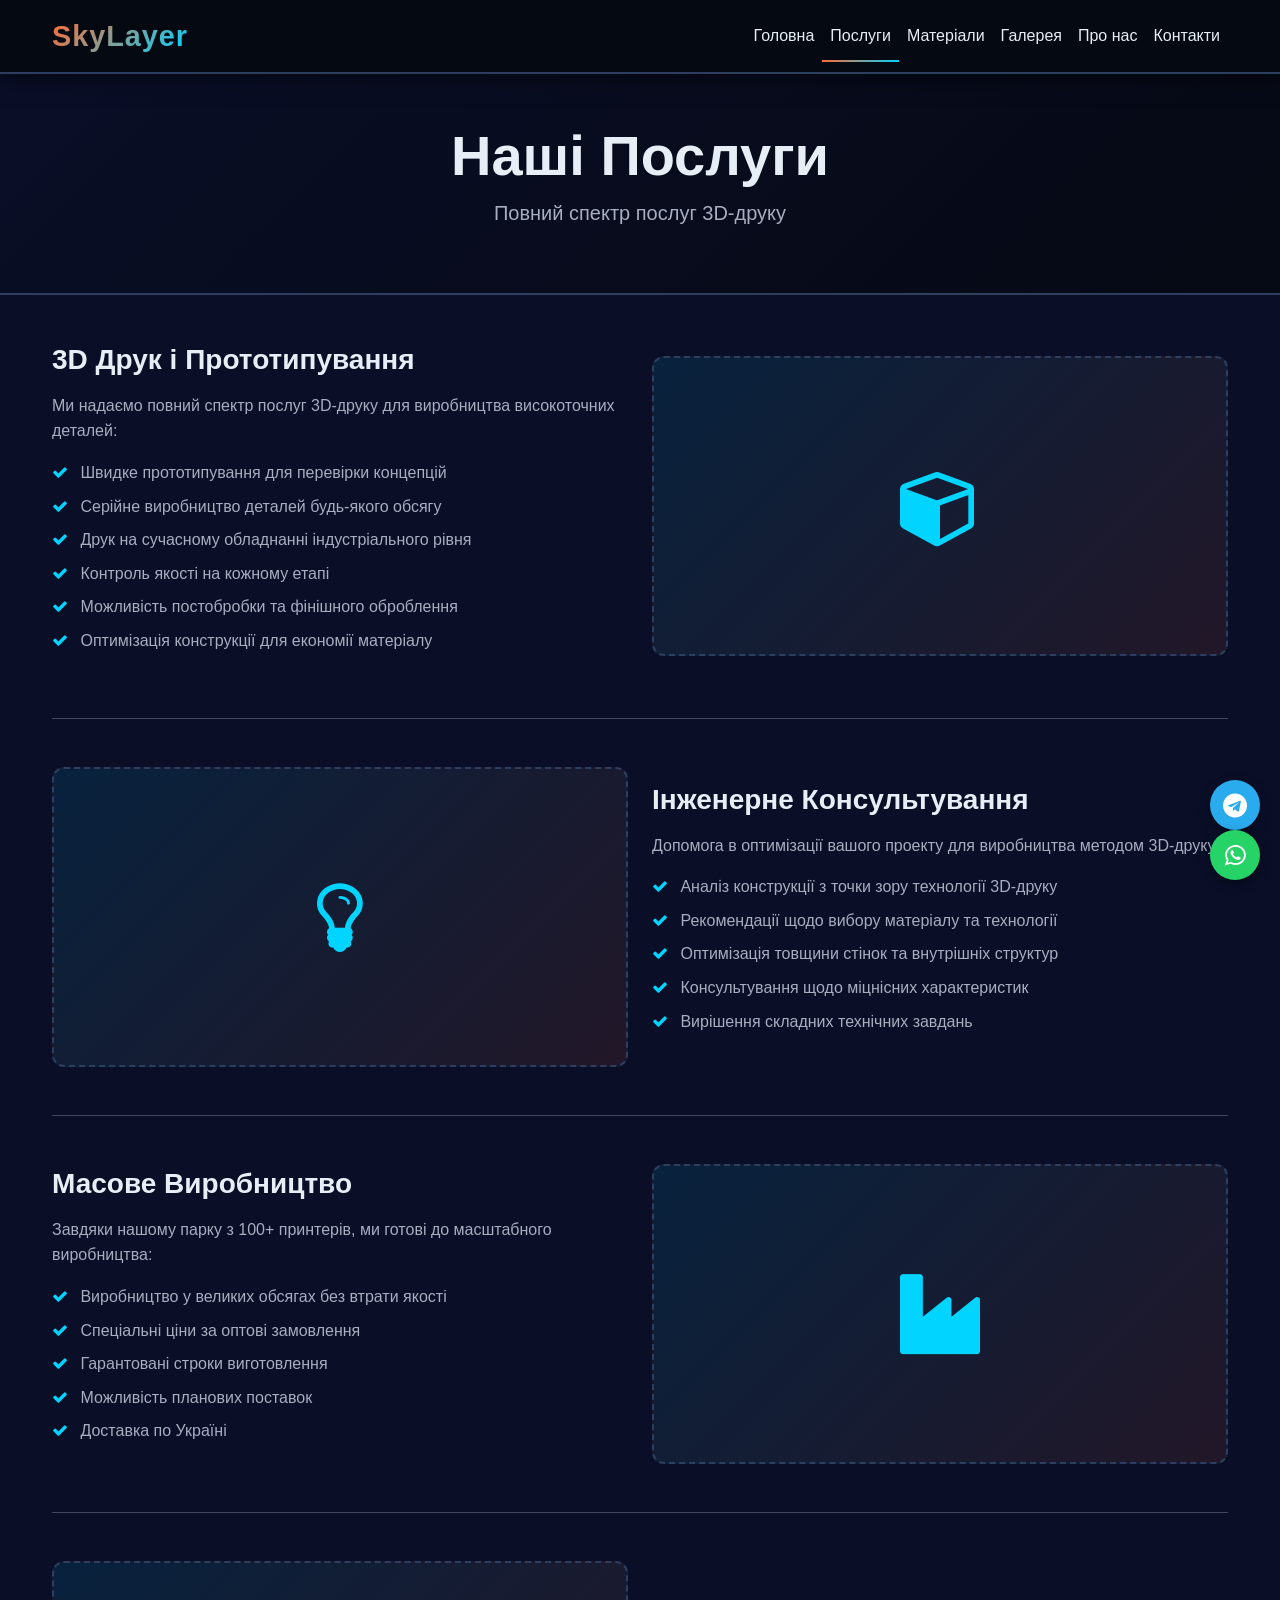
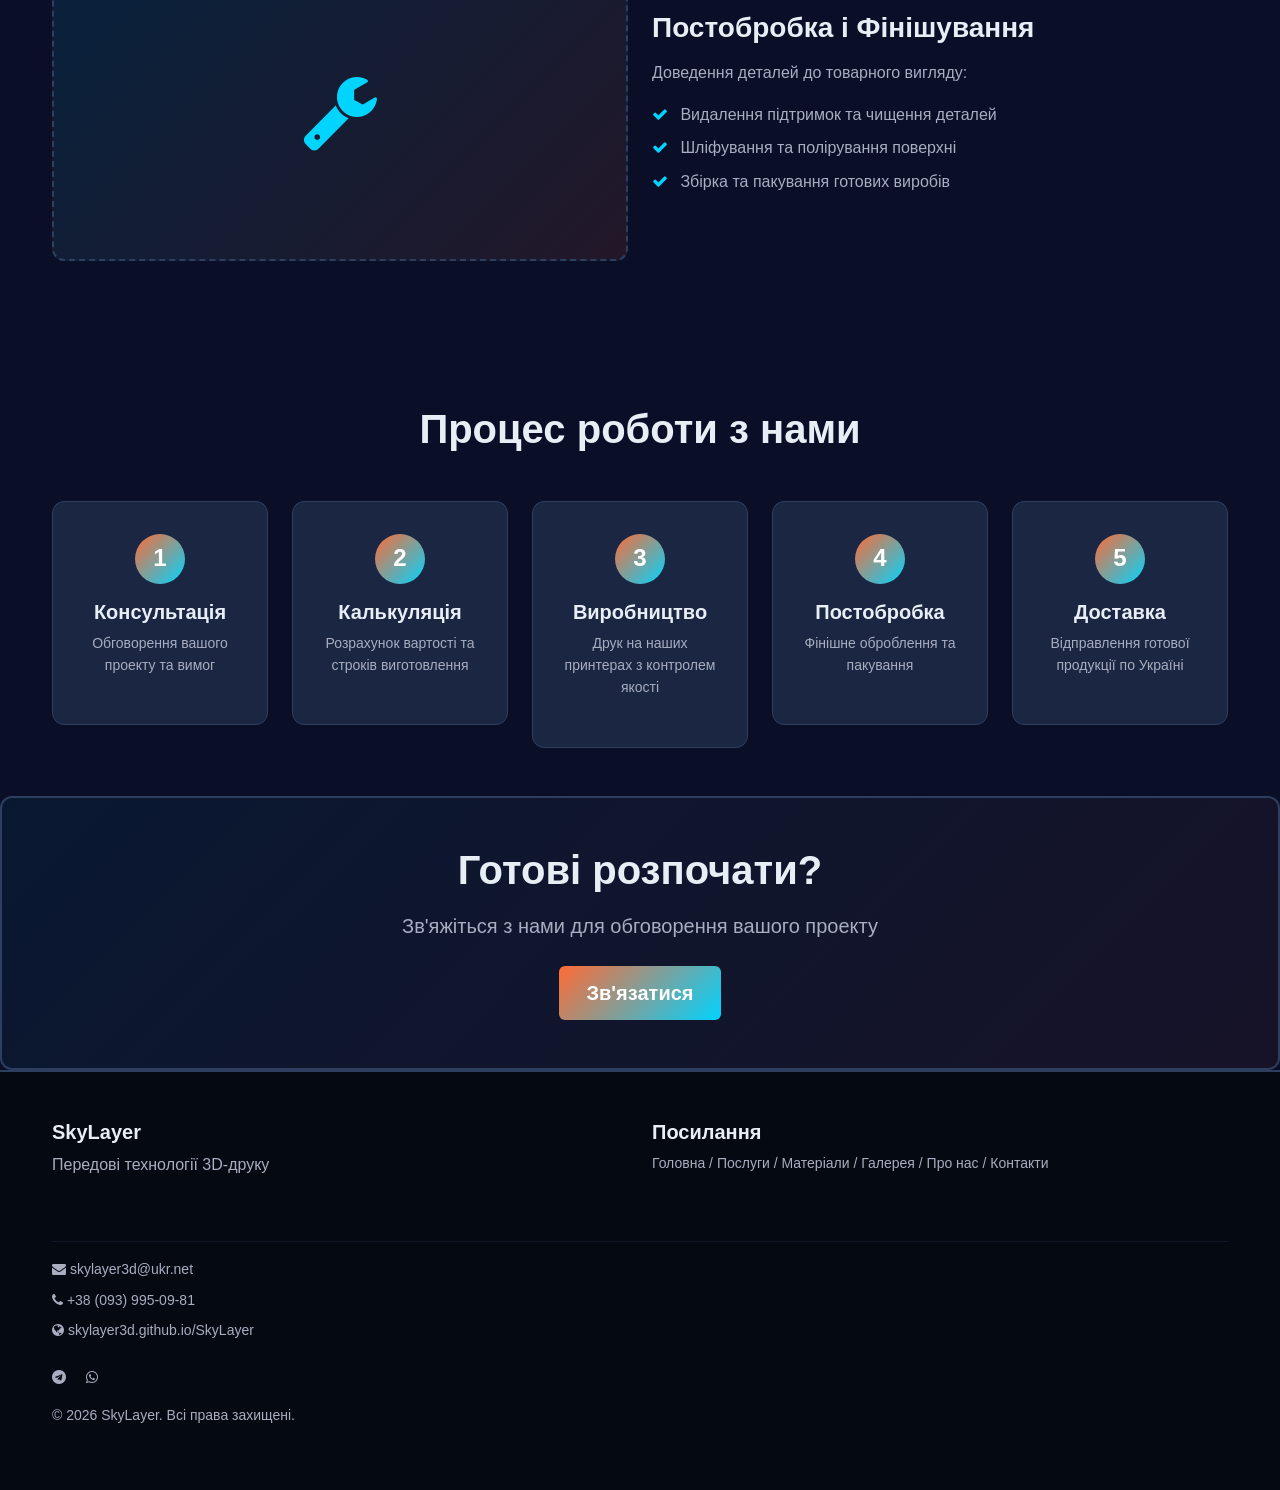
<file: services.html>
<!DOCTYPE html>
<html lang="uk">
<head>
    <meta charset="UTF-8">
    <meta name="viewport" content="width=device-width, initial-scale=1.0">
    <title>Послуги 3D-друку — SkyLayer | Прототипування, серійне виробництво, постобробка</title>
    <meta name="description" content="Послуги серійного 3D-друку: прототипування, масове виробництво, інженерне консультування, постобробка. Контроль якості на кожному етапі. SkyLayer, Україна.">
    <link href="https://cdn.jsdelivr.net/npm/bootstrap@5.3.0/dist/css/bootstrap.min.css" rel="stylesheet">
    <link href="https://cdnjs.cloudflare.com/ajax/libs/font-awesome/4.7.0/css/font-awesome.min.css" rel="stylesheet">
    <link rel="stylesheet" href="styles.css">
</head>
<body>
    <!-- Navigation -->
    <nav class="navbar navbar-expand-lg navbar-dark sticky-top">
        <div class="container-lg">
            <a class="navbar-brand fw-bold" href="index.html">
                <span class="brand-text">SkyLayer</span>
            </a>
            <button class="navbar-toggler" type="button" data-bs-toggle="collapse" data-bs-target="#navbarNav">
                <span class="navbar-toggler-icon"></span>
            </button>
            <div class="collapse navbar-collapse" id="navbarNav">
                <ul class="navbar-nav ms-auto">
                    <li class="nav-item">
                        <a class="nav-link" href="index.html">Головна</a>
                    </li>
                    <li class="nav-item">
                        <a class="nav-link active" href="services.html">Послуги</a>
                    </li>
                    <li class="nav-item">
                        <a class="nav-link" href="materials.html">Матеріали</a>
                    </li>
                    <li class="nav-item">
                        <a class="nav-link" href="gallery.html">Галерея</a>
                    </li>
                    <li class="nav-item">
                        <a class="nav-link" href="about.html">Про нас</a>
                    </li>
                    <li class="nav-item">
                        <a class="nav-link" href="contacts.html">Контакти</a>
                    </li>
                </ul>
            </div>
        </div>
    </nav>

    <!-- Page Header -->
    <section class="page-header py-5">
        <div class="container-lg text-center">
            <h1 class="display-4 fw-bold mb-2">Наші Послуги</h1>
            <p class="lead text-muted">Повний спектр послуг 3D-друку</p>
        </div>
    </section>

    <!-- Services Content -->
    <section class="services-content py-5">
        <div class="container-lg">
            <!-- Service 1 -->
            <div class="row mb-5 align-items-center">
                <div class="col-lg-6 mb-4 mb-lg-0">
                    <h3 class="fw-bold mb-3">3D Друк і Прототипування</h3>
                    <p class="text-muted mb-3">Ми надаємо повний спектр послуг 3D-друку для виробництва високоточних деталей:</p>
                    <ul class="list-unstyled text-muted">
                        <li class="mb-2"><i class="fa fa-check text-primary me-2"></i> Швидке прототипування для перевірки концепцій</li>
                        <li class="mb-2"><i class="fa fa-check text-primary me-2"></i> Серійне виробництво деталей будь-якого обсягу</li>
                        <li class="mb-2"><i class="fa fa-check text-primary me-2"></i> Друк на сучасному обладнанні індустріального рівня</li>
                        <li class="mb-2"><i class="fa fa-check text-primary me-2"></i> Контроль якості на кожному етапі</li>
                        <li class="mb-2"><i class="fa fa-check text-primary me-2"></i> Можливість постобробки та фінішного оброблення</li>
                        <li class="mb-2"><i class="fa fa-check text-primary me-2"></i> Оптимізація конструкції для економії матеріалу</li>
                    </ul>
                </div>
                <div class="col-lg-6">
                    <div class="service-image-placeholder">
                        <i class="fa fa-cube fa-5x text-primary"></i>
                    </div>
                </div>
            </div>

            <hr class="my-5">

            <!-- Service 2 -->
            <div class="row mb-5 align-items-center flex-lg-row-reverse">
                <div class="col-lg-6 mb-4 mb-lg-0">
                    <h3 class="fw-bold mb-3">Інженерне Консультування</h3>
                    <p class="text-muted mb-3">Допомога в оптимізації вашого проекту для виробництва методом 3D-друку:</p>
                    <ul class="list-unstyled text-muted">
                        <li class="mb-2"><i class="fa fa-check text-primary me-2"></i> Аналіз конструкції з точки зору технології 3D-друку</li>
                        <li class="mb-2"><i class="fa fa-check text-primary me-2"></i> Рекомендації щодо вибору матеріалу та технології</li>
                        <li class="mb-2"><i class="fa fa-check text-primary me-2"></i> Оптимізація товщини стінок та внутрішніх структур</li>
                        <li class="mb-2"><i class="fa fa-check text-primary me-2"></i> Консультування щодо міцнісних характеристик</li>
                        <li class="mb-2"><i class="fa fa-check text-primary me-2"></i> Вирішення складних технічних завдань</li>
                    </ul>
                </div>
                <div class="col-lg-6">
                    <div class="service-image-placeholder">
                        <i class="fa fa-lightbulb-o fa-5x text-primary"></i>
                    </div>
                </div>
            </div>

            <hr class="my-5">

            <!-- Service 3 -->
            <div class="row mb-5 align-items-center">
                <div class="col-lg-6 mb-4 mb-lg-0">
                    <h3 class="fw-bold mb-3">Масове Виробництво</h3>
                    <p class="text-muted mb-3">Завдяки нашому парку з 100+ принтерів, ми готові до масштабного виробництва:</p>
                    <ul class="list-unstyled text-muted">
                        <li class="mb-2"><i class="fa fa-check text-primary me-2"></i> Виробництво у великих обсягах без втрати якості</li>
                        <li class="mb-2"><i class="fa fa-check text-primary me-2"></i> Спеціальні ціни за оптові замовлення</li>
                        <li class="mb-2"><i class="fa fa-check text-primary me-2"></i> Гарантовані строки виготовлення</li>
                        <li class="mb-2"><i class="fa fa-check text-primary me-2"></i> Можливість планових поставок</li>
                        <li class="mb-2"><i class="fa fa-check text-primary me-2"></i> Доставка по Україні</li>
                    </ul>
                </div>
                <div class="col-lg-6">
                    <div class="service-image-placeholder">
                        <i class="fa fa-industry fa-5x text-primary"></i>
                    </div>
                </div>
            </div>

            <hr class="my-5">

            <!-- Service 4 -->
            <div class="row mb-5 align-items-center flex-lg-row-reverse">
                <div class="col-lg-6 mb-4 mb-lg-0">
                    <h3 class="fw-bold mb-3">Постобробка і Фінішування</h3>
                    <p class="text-muted mb-3">Доведення деталей до товарного вигляду:</p>
                    <ul class="list-unstyled text-muted">
                        <li class="mb-2"><i class="fa fa-check text-primary me-2"></i> Видалення підтримок та чищення деталей</li>
                        <li class="mb-2"><i class="fa fa-check text-primary me-2"></i> Шліфування та полірування поверхні</li>
                        <li class="mb-2"><i class="fa fa-check text-primary me-2"></i> Збірка та пакування готових виробів</li>
                    </ul>
                </div>
                <div class="col-lg-6">
                    <div class="service-image-placeholder">
                        <i class="fa fa-wrench fa-5x text-primary"></i>
                    </div>
                </div>
            </div>
        </div>
    </section>

    <!-- Process Section -->
    <section class="process-section py-5">
        <div class="container-lg">
            <h2 class="text-center fw-bold mb-5">Процес роботи з нами</h2>
            <div class="row g-4">
                <div class="col-md-6 col-lg-2-4">
                    <div class="process-step">
                        <div class="step-number">1</div>
                        <h5 class="fw-bold">Консультація</h5>
                        <p class="text-muted small">Обговорення вашого проекту та вимог</p>
                    </div>
                </div>
                <div class="col-md-6 col-lg-2-4">
                    <div class="process-step">
                        <div class="step-number">2</div>
                        <h5 class="fw-bold">Калькуляція</h5>
                        <p class="text-muted small">Розрахунок вартості та строків виготовлення</p>
                    </div>
                </div>
                <div class="col-md-6 col-lg-2-4">
                    <div class="process-step">
                        <div class="step-number">3</div>
                        <h5 class="fw-bold">Виробництво</h5>
                        <p class="text-muted small">Друк на наших принтерах з контролем якості</p>
                    </div>
                </div>
                <div class="col-md-6 col-lg-2-4">
                    <div class="process-step">
                        <div class="step-number">4</div>
                        <h5 class="fw-bold">Постобробка</h5>
                        <p class="text-muted small">Фінішне оброблення та пакування</p>
                    </div>
                </div>
                <div class="col-md-6 col-lg-2-4">
                    <div class="process-step">
                        <div class="step-number">5</div>
                        <h5 class="fw-bold">Доставка</h5>
                        <p class="text-muted small">Відправлення готової продукції по Україні</p>
                    </div>
                </div>
            </div>
        </div>
    </section>

    <!-- CTA Section -->
    <section class="cta-section py-5">
        <div class="container-lg text-center">
            <h2 class="fw-bold mb-3">Готові розпочати?</h2>
            <p class="lead mb-4">Зв'яжіться з нами для обговорення вашого проекту</p>
            <a href="contacts.html" class="btn btn-primary btn-lg">Зв'язатися</a>
        </div>
    </section>

    <!-- Footer -->
    <footer class="footer py-5">
        <div class="container-lg">
            <div class="row mb-4">
                <div class="col-md-6 mb-4">
                    <h5 class="fw-bold mb-2">SkyLayer</h5>
                    <p class="text-muted">Передові технології 3D-друку</p>
                </div>
                <div class="col-md-6">
                    <h5 class="fw-bold mb-2">Посилання</h5>
                    <ul class="list-unstyled text-muted small">
                        <li><a href="index.html" class="footer-link">Головна</a> / <a href="services.html" class="footer-link">Послуги</a> / <a href="materials.html" class="footer-link">Матеріали</a> / <a href="gallery.html" class="footer-link">Галерея</a> / <a href="about.html" class="footer-link">Про нас</a> / <a href="contacts.html" class="footer-link">Контакти</a></li>
                    </ul>
                </div>
            </div>
            <hr class="border-secondary">
            <div class="row">
                <div class="col-md-12">
                    <p class="text-muted small mb-2">
                        <i class="fa fa-envelope"></i> <a href="mailto:skylayer3d@ukr.net" class="text-decoration-none text-muted">skylayer3d@ukr.net</a>
                    </p>
                    <p class="text-muted small mb-2">
                        <i class="fa fa-phone"></i> <a href="tel:+380939950981" class="text-decoration-none text-muted">+38 (093) 995-09-81</a>
                    </p>
                    <p class="text-muted small mb-4">
                        <i class="fa fa-globe"></i> skylayer3d.github.io/SkyLayer
                    </p>
                    <p class="text-muted small mb-3">
                        <a href="https://t.me/SkyLayer3d" target="_blank" class="text-decoration-none text-muted me-3" title="Telegram">
                            <i class="fa fa-telegram"></i>
                        </a>
                        <a href="https://wa.me/380939950981" target="_blank" class="text-decoration-none text-muted" title="WhatsApp">
                            <i class="fa fa-whatsapp"></i>
                        </a>
                    </p>
                    <p class="text-muted small">© 2026 SkyLayer. Всі права захищені.</p>
                </div>
            </div>
        </div>
    </footer>

    <script src="https://cdn.jsdelivr.net/npm/bootstrap@5.3.0/dist/js/bootstrap.bundle.min.js"></script>
    <script src="script.js"></script>
</body>
</html>
</file>
<file: styles.css>
/* ====== ROOT VARIABLES ====== */
:root {
    --primary-color: #00d4ff;
    --primary-dark: #0099cc;
    --secondary-color: #ff6b35;
    --dark-bg: #0a0e27;
    --darker-bg: #050912;
    --light-text: #e8eef5;
    --muted-text: #a8adc0;
    --card-bg: #1a2642;
    --card-bg-hover: #242d4a;
    --border-color: #2d3e5f;
    --success: #10b981;
}

/* ====== GLOBAL STYLES ====== */
* {
    margin: 0;
    padding: 0;
    box-sizing: border-box;
}

html {
    scroll-behavior: smooth;
}

body {
    font-family: 'Segoe UI', Tahoma, Geneva, Verdana, sans-serif;
    background-color: var(--dark-bg);
    color: var(--light-text);
    line-height: 1.6;
    overflow-x: hidden;
}

a {
    text-decoration: none;
    color: inherit;
    transition: all 0.3s ease;
}

/* ====== CONTAINER ====== */
.container-lg {
    max-width: 1200px;
}

/* ====== NAVIGATION ====== */
.navbar {
    background-color: var(--darker-bg);
    border-bottom: 2px solid var(--border-color);
    box-shadow: 0 4px 20px rgba(0, 0, 0, 0.5);
}

.navbar-dark {
    background-color: var(--darker-bg) !important;
}

.brand-text {
    font-size: 1.8rem;
    font-weight: 700;
    background: linear-gradient(135deg, var(--secondary-color), var(--primary-color));
    -webkit-background-clip: text;
    -webkit-text-fill-color: transparent;
    background-clip: text;
    letter-spacing: 1px;
}

.nav-link {
    color: var(--light-text) !important;
    font-weight: 500;
    position: relative;
    transition: all 0.3s ease;
}

.nav-link::after {
    content: '';
    position: absolute;
    bottom: -5px;
    left: 0;
    width: 0;
    height: 2px;
    background: linear-gradient(90deg, var(--secondary-color), var(--primary-color));
    transition: width 0.3s ease;
}

.nav-link:hover::after,
.nav-link.active::after {
    width: 100%;
}

.nav-link:hover {
    color: var(--primary-color) !important;
}

.navbar-toggler {
    border-color: var(--primary-color);
}

.navbar-toggler:focus {
    box-shadow: 0 0 0 0.25rem rgba(0, 212, 255, 0.25);
}

/* ====== BUTTONS ====== */
.btn {
    font-weight: 600;
    padding: 0.75rem 1.75rem;
    border-radius: 6px;
    transition: all 0.3s ease;
    border: none;
}

.btn-primary {
    background: linear-gradient(135deg, var(--secondary-color), var(--primary-color));
    color: white;
    border: none;
}

.btn-primary:hover {
    transform: translateY(-2px);
    box-shadow: 0 10px 25px rgba(0, 212, 255, 0.3);
    background: linear-gradient(135deg, var(--primary-color), var(--secondary-color));
}

.btn-outline-primary {
    color: var(--primary-color);
    border: 2px solid var(--primary-color);
    background-color: transparent;
}

.btn-outline-primary:hover {
    background-color: var(--primary-color);
    color: white;
    transform: translateY(-2px);
}

/* ====== HERO SECTION ====== */
.hero {
    background: linear-gradient(135deg, rgba(10, 14, 39, 0.95), rgba(5, 9, 18, 0.95)),
                url('data:image/svg+xml,<svg xmlns="http://www.w3.org/2000/svg" viewBox="0 0 1200 600"><defs><pattern id="grid" width="40" height="40" patternUnits="userSpaceOnUse"><path d="M 40 0 L 0 0 0 40" fill="none" stroke="rgba(0,212,255,0.05)" stroke-width="1"/></pattern></defs><rect width="1200" height="600" fill="%23050912"/><rect width="1200" height="600" fill="url(%23grid)"/></svg>');
    background-attachment: fixed;
    padding: 100px 0;
    text-align: center;
    position: relative;
    overflow: hidden;
}

.hero::before {
    content: '';
    position: absolute;
    top: -50%;
    right: -10%;
    width: 500px;
    height: 500px;
    background: radial-gradient(circle, rgba(0, 212, 255, 0.1), transparent);
    border-radius: 50%;
    pointer-events: none;
}

.hero::after {
    content: '';
    position: absolute;
    bottom: -30%;
    left: -10%;
    width: 400px;
    height: 400px;
    background: radial-gradient(circle, rgba(255, 107, 53, 0.08), transparent);
    border-radius: 50%;
    pointer-events: none;
}

.hero-content {
    position: relative;
    z-index: 2;
}

.hero-title {
    font-weight: 800;
    letter-spacing: -1px;
    margin-bottom: 1.5rem;
    animation: slideInDown 0.8s ease;
}

.hero-subtitle {
    color: var(--muted-text);
    max-width: 600px;
    margin: 0 auto 2rem;
    animation: slideInUp 0.8s ease;
}

@keyframes slideInDown {
    from {
        opacity: 0;
        transform: translateY(-30px);
    }
    to {
        opacity: 1;
        transform: translateY(0);
    }
}

@keyframes slideInUp {
    from {
        opacity: 0;
        transform: translateY(30px);
    }
    to {
        opacity: 1;
        transform: translateY(0);
    }
}

.hero-buttons {
    margin-top: 2rem;
}

/* ====== PAGE HEADER ====== */
.page-header {
    background: linear-gradient(135deg, rgba(10, 14, 39, 0.95), rgba(5, 9, 18, 0.95));
    border-bottom: 2px solid var(--border-color);
}

/* ====== SECTIONS ====== */
.benefits,
.services-main,
.materials-section,
.services-content,
.story-section,
.mission-section,
.values-section,
.statistics-section,
.advantages-section,
.contact-section,
.faq-section,
.process-section,
.comparison-section,
.pricing-section {
    background-color: var(--dark-bg);
}

.benefits,
.services-main,
.materials-section {
    border-top: 1px solid var(--border-color);
}

/* ====== BENEFIT CARDS ====== */
.benefit-card {
    background-color: var(--card-bg);
    padding: 2rem;
    border-radius: 12px;
    border: 1px solid var(--border-color);
    transition: all 0.3s ease;
    text-align: center;
}

.benefit-card:hover {
    background-color: var(--card-bg-hover);
    transform: translateY(-8px);
    border-color: var(--primary-color);
    box-shadow: 0 15px 40px rgba(0, 212, 255, 0.15);
}

.benefit-icon {
    font-size: 3rem;
    color: var(--primary-color);
    margin-bottom: 1rem;
}

.benefit-card h4 {
    color: var(--light-text);
    margin-bottom: 1rem;
}

.benefit-card p {
    font-size: 0.95rem;
    color: var(--muted-text);
    margin: 0;
}

/* ====== SERVICE CARDS ====== */
.service-card {
    background-color: var(--card-bg);
    padding: 2rem;
    border-radius: 12px;
    border: 1px solid var(--border-color);
    transition: all 0.3s ease;
}

.service-card:hover {
    background-color: var(--card-bg-hover);
    transform: translateY(-8px);
    border-color: var(--primary-color);
    box-shadow: 0 15px 40px rgba(0, 212, 255, 0.15);
}

.service-card h4 {
    color: var(--light-text);
    margin-bottom: 1rem;
}

.service-card p {
    color: var(--muted-text);
    margin: 0;
    font-size: 0.95rem;
}

/* ====== MATERIAL CARDS ====== */
.material-card {
    background-color: var(--card-bg);
    padding: 2rem;
    border-radius: 12px;
    border: 1px solid var(--border-color);
    transition: all 0.3s ease;
}

.material-card:hover {
    background-color: var(--card-bg-hover);
    transform: translateY(-8px);
    border-color: var(--primary-color);
    box-shadow: 0 15px 40px rgba(0, 212, 255, 0.15);
}

.material-card h4 {
    color: var(--primary-color);
    margin-bottom: 1rem;
    font-weight: 700;
}

.material-card p {
    color: var(--muted-text);
    margin: 0;
    font-size: 0.95rem;
}

/* ====== SERVICE IMAGE PLACEHOLDER ====== */
.service-image-placeholder {
    background: linear-gradient(135deg, rgba(0, 212, 255, 0.1), rgba(255, 107, 53, 0.1));
    border: 2px dashed var(--border-color);
    border-radius: 12px;
    height: 300px;
    display: flex;
    align-items: center;
    justify-content: center;
    color: var(--primary-color);
}

/* ====== PROCESS SECTION ====== */
.process-step {
    background-color: var(--card-bg);
    padding: 2rem 1.5rem;
    border-radius: 12px;
    border: 1px solid var(--border-color);
    text-align: center;
    transition: all 0.3s ease;
}

.process-step:hover {
    background-color: var(--card-bg-hover);
    border-color: var(--primary-color);
    transform: translateY(-5px);
}

.step-number {
    width: 50px;
    height: 50px;
    background: linear-gradient(135deg, var(--secondary-color), var(--primary-color));
    border-radius: 50%;
    display: flex;
    align-items: center;
    justify-content: center;
    font-weight: 700;
    font-size: 1.5rem;
    margin: 0 auto 1rem;
    color: white;
}

.process-step h5 {
    color: var(--light-text);
    margin-bottom: 0.5rem;
}

/* ====== VALUE CARDS ====== */
.value-card {
    background-color: var(--card-bg);
    padding: 2rem;
    border-radius: 12px;
    border: 1px solid var(--border-color);
    text-align: center;
    transition: all 0.3s ease;
}

.value-card:hover {
    background-color: var(--card-bg-hover);
    transform: translateY(-8px);
    border-color: var(--primary-color);
}

.value-icon {
    font-size: 3rem;
    color: var(--primary-color);
    margin-bottom: 1rem;
}

.value-card h5 {
    color: var(--light-text);
    margin-bottom: 1rem;
}

.value-card p {
    color: var(--muted-text);
    font-size: 0.95rem;
    margin: 0;
}

/* ====== STATISTICS ====== */
.stat-card {
    background-color: var(--card-bg);
    padding: 2rem;
    border-radius: 12px;
    border: 1px solid var(--border-color);
    transition: all 0.3s ease;
}

.stat-card:hover {
    background-color: var(--card-bg-hover);
    border-color: var(--primary-color);
    transform: translateY(-5px);
}

.stat-value {
    font-size: 2.5rem;
    font-weight: 700;
    background: linear-gradient(135deg, var(--secondary-color), var(--primary-color));
    -webkit-background-clip: text;
    -webkit-text-fill-color: transparent;
    background-clip: text;
    margin-bottom: 0.5rem;
}

.big-number {
    font-size: 3.5rem !important;
}

.stat-label {
    color: var(--light-text);
    margin: 0;
    font-size: 0.95rem;
}

/* ====== ADVANTAGE CARDS ====== */
.advantage-card {
    background-color: var(--card-bg);
    padding: 2rem;
    border-radius: 12px;
    border: 1px solid var(--border-color);
    text-align: center;
    transition: all 0.3s ease;
}

.advantage-card:hover {
    background-color: var(--card-bg-hover);
    transform: translateY(-8px);
    border-color: var(--primary-color);
    box-shadow: 0 15px 40px rgba(0, 212, 255, 0.15);
}

.advantage-icon {
    font-size: 3rem;
    color: var(--primary-color);
    margin-bottom: 1rem;
}

.advantage-card h5 {
    color: var(--light-text);
    margin-bottom: 1rem;
}

.advantage-card p {
    color: var(--muted-text);
    margin: 0;
    font-size: 0.95rem;
}

/* ====== CONTACT FORM ====== */
.contact-form {
    background-color: var(--card-bg);
    padding: 2rem;
    border-radius: 12px;
    border: 1px solid var(--border-color);
}

.form-control,
.form-select {
    background-color: rgba(0, 212, 255, 0.05);
    border: 1px solid var(--border-color);
    color: var(--light-text);
    font-size: 0.95rem;
    transition: all 0.3s ease;
}

.form-control:focus,
.form-select:focus {
    background-color: rgba(0, 212, 255, 0.1);
    border-color: var(--primary-color);
    box-shadow: 0 0 0 0.2rem rgba(0, 212, 255, 0.25);
    color: var(--light-text);
}

.form-control::placeholder {
    color: var(--muted-text);
}

.form-label {
    color: var(--light-text);
    font-weight: 500;
    margin-bottom: 0.5rem;
}

/* ====== SELECT OPTIONS ====== */
select.form-select option {
    color: #212529;
    background-color: #ffffff;
}

/* ====== CONTACT INFO ====== */
.contact-info {
    background-color: var(--card-bg);
    padding: 1.5rem;
    border-radius: 12px;
    border: 1px solid var(--border-color);
}

/* ====== ACCORDION ====== */
.accordion-item {
    background-color: var(--card-bg);
    border: 1px solid var(--border-color);
    margin-bottom: 1rem;
    border-radius: 8px;
}

.accordion-button {
    background-color: var(--card-bg);
    color: var(--light-text);
    border: none;
    font-weight: 600;
    transition: all 0.3s ease;
}

.accordion-button:not(.collapsed) {
    background-color: var(--card-bg-hover);
    color: var(--primary-color);
    box-shadow: none;
}

.accordion-button:focus {
    border-color: var(--primary-color);
    box-shadow: 0 0 0 0.25rem rgba(0, 212, 255, 0.25);
}

.accordion-body {
    background-color: var(--darker-bg);
    color: var(--muted-text);
    border-top: 1px solid var(--border-color);
}

/* ====== TABLES ====== */
.table {
    color: var(--light-text);
    border-color: var(--border-color);
    --bs-table-hover-bg: var(--card-bg-hover);
}

.table-dark {
    background-color: var(--card-bg);
}

.table-dark thead th {
    border-color: var(--border-color);
    background-color: var(--darker-bg);
    color: var(--primary-color);
    font-weight: 700;
    border-bottom: 2px solid var(--primary-color);
}

.table-dark tbody tr {
    border-color: var(--border-color);
}

.table-dark tbody td {
    vertical-align: middle;
}

/* ====== CTA SECTION ====== */
.cta-section {
    background: linear-gradient(135deg, rgba(0, 212, 255, 0.05), rgba(255, 107, 53, 0.05));
    border: 2px solid var(--border-color);
    border-radius: 12px;
}

.cta-section h2 {
    color: var(--light-text);
}

.cta-section .lead {
    color: var(--muted-text);
}

/* ====== FOOTER ====== */
.footer {
    background-color: var(--darker-bg);
    border-top: 2px solid var(--border-color);
    color: var(--muted-text);
}

.footer h5 {
    color: var(--light-text);
}

.footer-link {
    color: var(--muted-text);
    transition: all 0.3s ease;
}

.footer-link:hover {
    color: var(--primary-color);
}

/* ====== HEADINGS ====== */
h1, h2, h3, h4, h5, h6 {
    color: var(--light-text);
    font-weight: 700;
}

h1 {
    font-size: clamp(2rem, 5vw, 3.5rem);
}

h2 {
    font-size: clamp(1.8rem, 4vw, 2.5rem);
}

/* ====== TEXT ====== */
.text-muted {
    color: var(--muted-text) !important;
}

.text-primary {
    color: var(--primary-color) !important;
}

/* ====== BORDERS ====== */
.border-bottom,
.border-top {
    border-color: var(--border-color) !important;
}

.border-secondary {
    border-color: var(--border-color) !important;
}

/* ====== ALERTS ====== */
.alert {
    border: none;
    border-radius: 8px;
    padding: 1rem;
}

.alert-success {
    background-color: rgba(16, 185, 129, 0.15);
    color: var(--success);
    border: 1px solid var(--success);
}

.alert-danger {
    background-color: rgba(239, 68, 68, 0.15);
    color: #ef4444;
    border: 1px solid #ef4444;
}

/* ====== RESPONSIVE ====== */
@media (max-width: 768px) {
    .hero {
        padding: 60px 0;
    }

    .hero-title {
        font-size: 1.8rem;
    }

    .hero-subtitle {
        font-size: 1rem;
    }

    h2 {
        font-size: 1.8rem;
    }

    .benefit-card,
    .service-card,
    .material-card,
    .value-card,
    .process-step,
    .advantage-card {
        padding: 1.5rem;
    }

    .service-image-placeholder {
        height: 200px;
    }

    .contact-form {
        margin-bottom: 2rem;
    }

    .navbar-nav {
        gap: 1rem;
    }

    .nav-link {
        padding: 0.5rem 0 !important;
    }
}

@media (max-width: 576px) {
    .hero-buttons {
        flex-direction: column;
    }

    .hero-buttons .btn {
        width: 100%;
    }

    .benefit-card,
    .service-card,
    .material-card {
        margin-bottom: 1rem;
    }

    .page-header {
        padding: 3rem 0 !important;
    }

    .page-header h1 {
        font-size: 1.8rem;
    }

    .table-responsive {
        font-size: 0.85rem;
    }

    .table-dark thead th,
    .table-dark tbody td {
        padding: 0.75rem 0.5rem;
    }
}

/* ====== ANIMATIONS ====== */
@keyframes fadeIn {
    from {
        opacity: 0;
    }
    to {
        opacity: 1;
    }
}

.benefit-card,
.service-card,
.material-card,
.value-card,
.stat-card,
.advantage-card {
    animation: fadeIn 0.6s ease;
}

/* ====== UTILITY CLASSES ====== */
.col-lg-2-4 {
    flex: 0 0 calc(100% / 5);
}

@media (max-width: 1200px) {
    .col-lg-2-4 {
        flex: 0 0 calc(100% / 4);
    }
}

@media (max-width: 992px) {
    .col-lg-2-4 {
        flex: 0 0 calc(100% / 3);
    }
}

@media (max-width: 768px) {
    .col-lg-2-4 {
        flex: 0 0 calc(100% / 2);
    }
}

@media (max-width: 576px) {
    .col-lg-2-4 {
        flex: 0 0 100%;
    }
}

/* ====== SCROLLBAR ====== */
::-webkit-scrollbar {
    width: 10px;
}

::-webkit-scrollbar-track {
    background: var(--darker-bg);
}

::-webkit-scrollbar-thumb {
    background: linear-gradient(180deg, var(--primary-color), var(--secondary-color));
    border-radius: 5px;
}

::-webkit-scrollbar-thumb:hover {
    background: linear-gradient(180deg, var(--primary-color), var(--secondary-color));
    opacity: 0.8;
}
</file>
